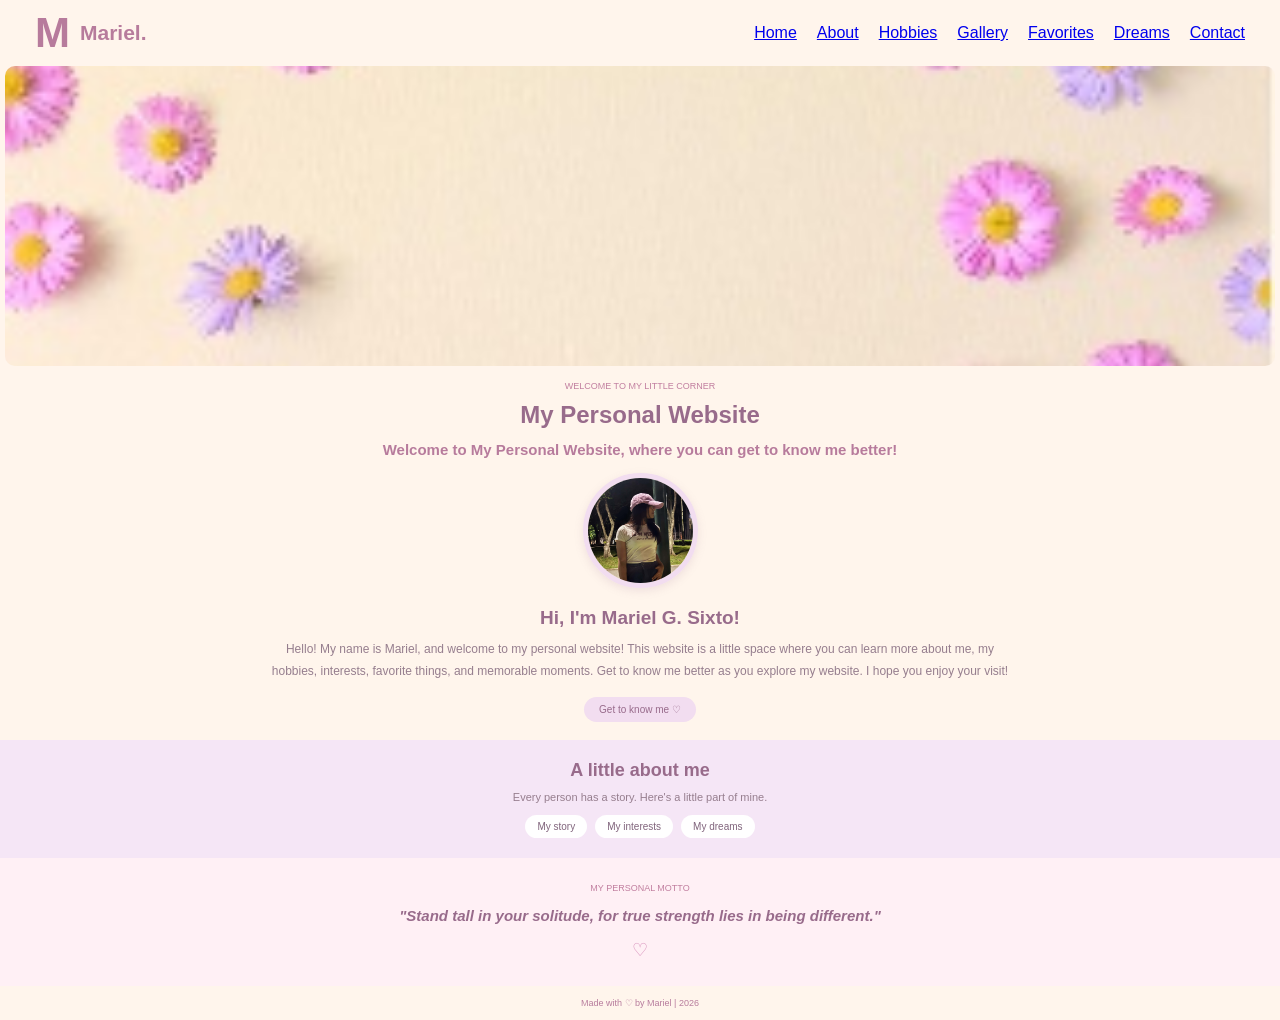
<file: index.html>
<!DOCTYPE html>
<html lang="en">
<head>
    <meta charset="UTF-8">
    <meta name="viewport" content="width=device-width, initial-scale=1.0">
    <title>Mariel | My Personal Website</title>
    <link rel="stylesheet" href="css/style.css">
</head>
<body>

    <header>
        <nav class="navbar">
            <a href="index.html" class="logo">
                <span class="logo-letter">M</span>
                <span class="logo-name">Mariel.</span>
            </a>

            <ul>
                <li><a href="index.html">Home</a></li>
                <li><a href="about.html">About</a></li>
                <li><a href="hobbies.html">Hobbies</a></li>
                <li><a href="gallery.html">Gallery</a></li>
                <li><a href="favorites.html">Favorites</a></li>
                <li><a href="dreams.html">Dreams</a></li>
                <li><a href="contact.html">Contact</a></li>
            </ul>
        </nav>
    </header>

    <main>
        <section class="banner">
            <img src="images/Banner.jpg" alt="Pink and purple flower banner">
        </section>

        <section class="welcome">
            <p class="subtitle">WELCOME TO MY LITTLE CORNER</p>

            <h1>My Personal Website</h1>

            <h2>Welcome to My Personal Website, where you can get to know me better!</h2>

            <div class="profile">
                <img src="images/Profile.jpg" alt="Photo of Mariel G. Sixto">
            </div>

            <h2 class="greeting">Hi, I'm Mariel G. Sixto!</h2>

            <p class="description">
                Hello! My name is Mariel, and welcome to my personal website!
                This website is a little space where you can learn more about me,
                my hobbies, interests, favorite things, and memorable moments.
                Get to know me better as you explore my website.
                I hope you enjoy your visit!
            </p>

            <a href="about.html" class="button">Get to know me ♡</a>
        </section>

        <section class="about-preview">
            <h2>A little about me</h2>

            <p>Every person has a story. Here's a little part of mine.</p>

            <div class="preview-links">
                <a href="about.html">My story</a>
                <a href="hobbies.html">My interests</a>
                <a href="dreams.html">My dreams</a>
            </div>
        </section>

        <section class="quote">
            <p class="quote-label">MY PERSONAL MOTTO</p>
            <h2>"Stand tall in your solitude, for true strength lies in being different."</h2>
            <span>♡</span>
        </section>
    </main>

    <footer>
        <p>Made with ♡ by Mariel | 2026</p>
    </footer>

</body>
</html>
</file>
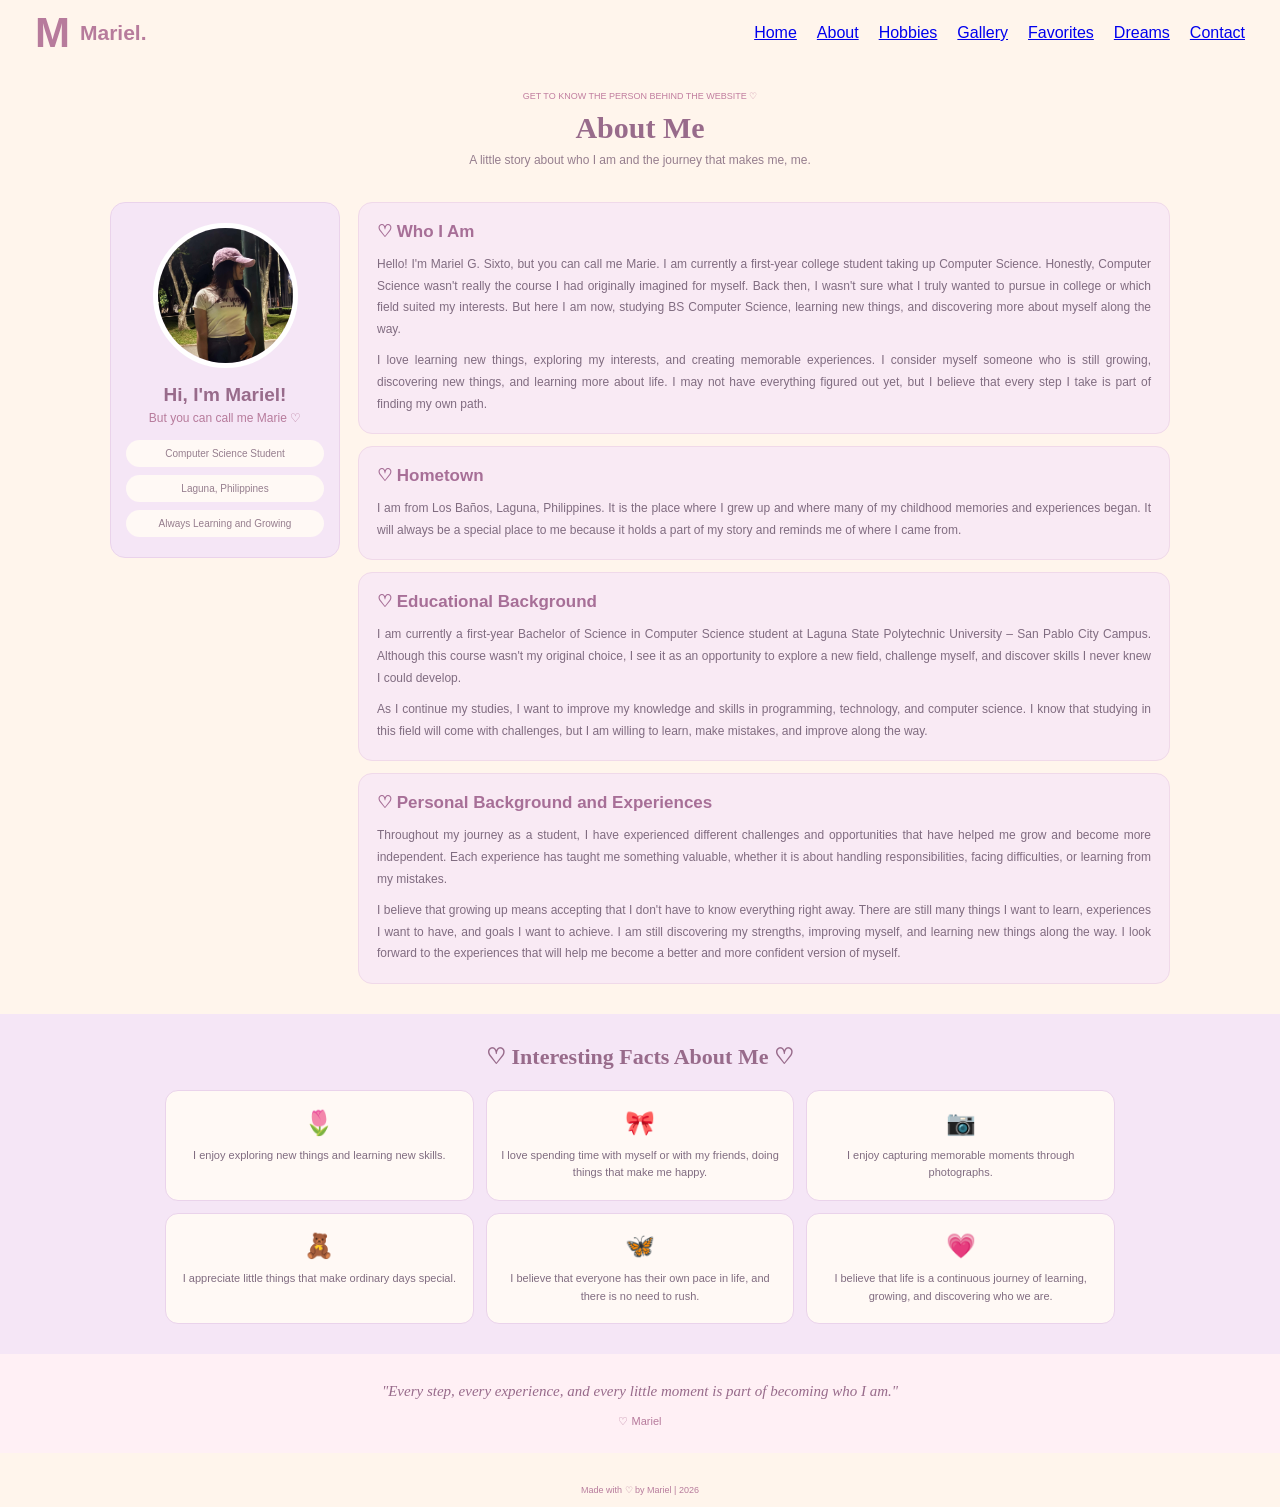
<file: about.html>
<!DOCTYPE html>
<html lang="en">
<head>
    <meta charset="UTF-8">
    <meta name="viewport" content="width=device-width, initial-scale=1.0">
    <title>About Me | Mariel</title>
    <link rel="stylesheet" href="css/style.css">
</head>
<body>

    <header>
        <nav class="navbar">
            <a href="index.html" class="logo">
                <span class="logo-letter">M</span>
                <span class="logo-name">Mariel.</span>
            </a>

            <ul>
                <li><a href="index.html">Home</a></li>
                <li><a href="about.html">About</a></li>
                <li><a href="hobbies.html">Hobbies</a></li>
                <li><a href="gallery.html">Gallery</a></li>
                <li><a href="favorites.html">Favorites</a></li>
                <li><a href="dreams.html">Dreams</a></li>
                <li><a href="contact.html">Contact</a></li>
            </ul>
        </nav>
    </header>

    <main class="about-page">

        <section class="page-heading">
            <p class="subtitle">GET TO KNOW THE PERSON BEHIND THE WEBSITE ♡</p>
            <h1>About Me</h1>
            <p>A little story about who I am and the journey that makes me, me.</p>
        </section>

        <section class="about-container">

            <div class="about-profile">
                <img src="images/Profile.jpg" alt="Mariel's Profile Picture">

                <h2>Hi, I'm Mariel!</h2>
                <p>But you can call me Marie ♡</p>

                <div class="profile-details">
                    <span>Computer Science Student</span>
                    <span>Laguna, Philippines</span>
                    <span>Always Learning and Growing</span>
                </div>
            </div>

            <div class="about-information">

                <div class="info-card">
                    <h2>♡ Who I Am</h2>
                    <p>
                        Hello! I'm Mariel G. Sixto, but you can call me Marie.
                        I am currently a first-year college student taking up
                        Computer Science. Honestly, Computer Science wasn't
                        really the course I had originally imagined for myself.
                        Back then, I wasn't sure what I truly wanted to pursue
                        in college or which field suited my interests. But here
                        I am now, studying BS Computer Science, learning new
                        things, and discovering more about myself along the way.
                    </p>
                    <p>
                        I love learning new things, exploring my interests,
                        and creating memorable experiences. I consider myself
                        someone who is still growing, discovering new things,
                        and learning more about life. I may not have everything
                        figured out yet, but I believe that every step I take
                        is part of finding my own path.
                    </p>
                </div>

                <div class="info-card">
                    <h2>♡ Hometown</h2>
                    <p>
                        I am from Los Baños, Laguna, Philippines. It is the
                        place where I grew up and where many of my childhood
                        memories and experiences began. It will always be a
                        special place to me because it holds a part of my story
                        and reminds me of where I came from.
                    </p>
                </div>

                <div class="info-card">
                    <h2>♡ Educational Background</h2>
                    <p>
                        I am currently a first-year Bachelor of Science in
                        Computer Science student at Laguna State Polytechnic
                        University – San Pablo City Campus. Although this
                        course wasn't my original choice, I see it as an
                        opportunity to explore a new field, challenge myself,
                        and discover skills I never knew I could develop.
                    </p>
                    <p>
                        As I continue my studies, I want to improve my
                        knowledge and skills in programming, technology,
                        and computer science. I know that studying in this
                        field will come with challenges, but I am willing
                        to learn, make mistakes, and improve along the way.
                    </p>
                </div>

                <div class="info-card">
                    <h2>♡ Personal Background and Experiences</h2>
                    <p>
                        Throughout my journey as a student, I have experienced
                        different challenges and opportunities that have
                        helped me grow and become more independent. Each
                        experience has taught me something valuable, whether
                        it is about handling responsibilities, facing
                        difficulties, or learning from my mistakes.
                    </p>
                    <p>
                        I believe that growing up means accepting that I
                        don't have to know everything right away. There are
                        still many things I want to learn, experiences I want
                        to have, and goals I want to achieve. I am still
                        discovering my strengths, improving myself, and
                        learning new things along the way. I look forward
                        to the experiences that will help me become a better
                        and more confident version of myself.
                    </p>
                </div>

            </div>

        </section>

        <section class="facts-section">
            <h2>♡ Interesting Facts About Me ♡</h2>

            <div class="facts-grid">

                <div class="fact-card">
                    <span>🌷</span>
                    <p>I enjoy exploring new things and learning new skills.</p>
                </div>

                <div class="fact-card">
                    <span>🎀</span>
                    <p>I love spending time with myself or with my friends, doing things that make me happy.</p>
                </div>

                <div class="fact-card">
                    <span>📷</span>
                    <p>I enjoy capturing memorable moments through photographs.</p>
                </div>

                <div class="fact-card">
                    <span>🧸</span>
                    <p>I appreciate little things that make ordinary days special.</p>
                </div>

                <div class="fact-card">
                    <span>🦋</span>
                    <p>I believe that everyone has their own pace in life, and there is no need to rush.</p>
                </div>

                <div class="fact-card">
                    <span>💗</span>
                    <p>I believe that life is a continuous journey of learning, growing, and discovering who we are.</p>
                </div>

            </div>
        </section>

        <section class="about-quote">
            <p>"Every step, every experience, and every little moment is part of becoming who I am."</p>
            <span>♡ Mariel</span>
        </section>

    </main>

    <footer>
        <p>Made with ♡ by Mariel | 2026</p>
    </footer>

</body>
</html>
</file>
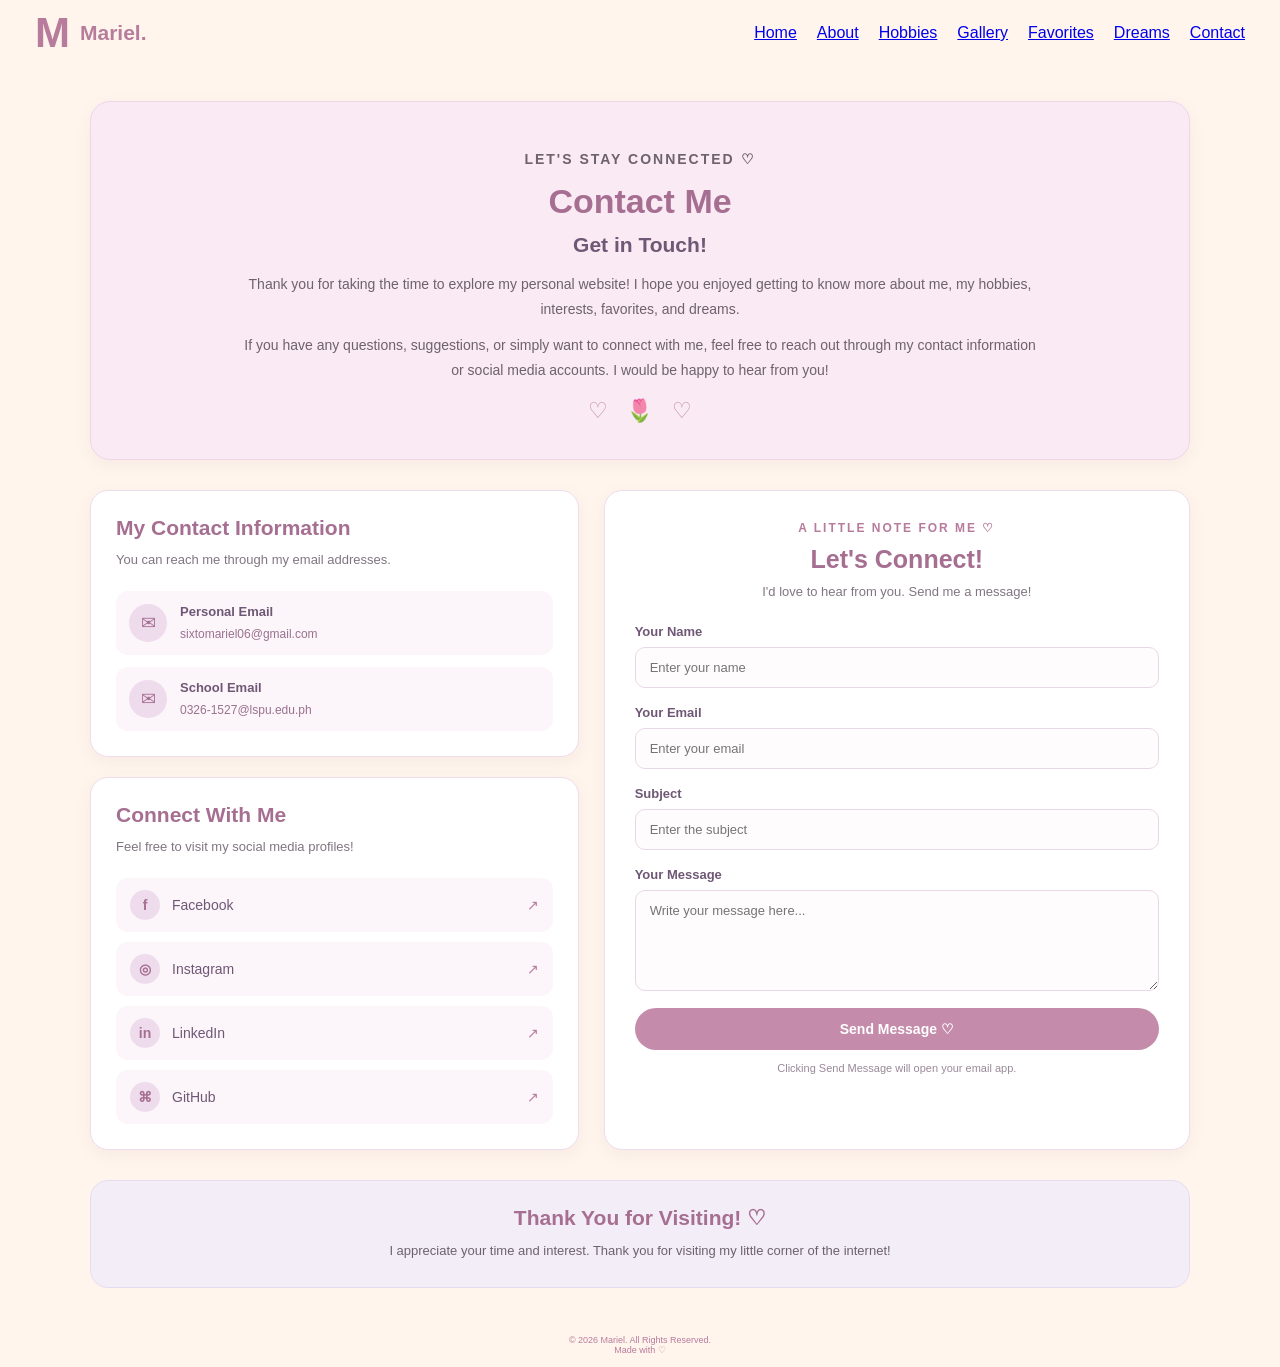
<file: contact.html>
<!DOCTYPE html>
<html lang="en">
<head>
    <meta charset="UTF-8">
    <meta name="viewport" content="width=device-width, initial-scale=1.0">
    <title>Contact Me | Mariel</title>
    <link rel="stylesheet" href="css/style.css">
</head>
<body>

    <header>
        <nav class="navbar">
            <a href="index.html" class="logo">
                <span class="logo-letter">M</span>
                <span class="logo-name">Mariel.</span>
            </a>

            <ul>
                <li><a href="index.html">Home</a></li>
                <li><a href="about.html">About</a></li>
                <li><a href="hobbies.html">Hobbies</a></li>
                <li><a href="gallery.html">Gallery</a></li>
                <li><a href="favorites.html">Favorites</a></li>
                <li><a href="dreams.html">Dreams</a></li>
                <li><a href="contact.html">Contact</a></li>
            </ul>
        </nav>
    </header>

    <main class="contact-page">

        <section class="contact-intro">
            <p class="contact-subtitle">LET'S STAY CONNECTED ♡</p>
            <h1>Contact Me</h1>
            <h2>Get in Touch!</h2>
            <p>
                Thank you for taking the time to explore my personal website!
                I hope you enjoyed getting to know more about me, my hobbies,
                interests, favorites, and dreams.
            </p>
            <p>
                If you have any questions, suggestions, or simply want to
                connect with me, feel free to reach out through my contact
                information or social media accounts. I would be happy to
                hear from you!
            </p>
            <span class="contact-decoration">♡ &nbsp; 🌷 &nbsp; ♡</span>
        </section>

        <section class="contact-content">

            <div class="contact-info">

                <div class="contact-card">
                    <h2>My Contact Information</h2>
                    <p class="contact-card-description">
                        You can reach me through my email addresses.
                    </p>

                    <div class="contact-detail">
                        <div class="contact-icon">✉</div>
                        <div>
                            <h3>Personal Email</h3>
                            <a href="mailto:sixtomariel06@gmail.com">
                                sixtomariel06@gmail.com
                            </a>
                        </div>
                    </div>

                    <div class="contact-detail">
                        <div class="contact-icon">✉</div>
                        <div>
                            <h3>School Email</h3>
                            <a href="mailto:0326-1527@lspu.edu.ph">
                                0326-1527@lspu.edu.ph
                            </a>
                        </div>
                    </div>
                </div>

                <div class="contact-card social-card">
                    <h2>Connect With Me</h2>
                    <p class="contact-card-description">
                        Feel free to visit my social media profiles!
                    </p>

                    <a class="social-link" href="https://www.facebook.com/share/1MBAGJtxKK/" target="_blank" rel="noopener noreferrer">
                        <span class="social-icon">f</span>
                        <span>Facebook</span>
                        <span class="social-arrow">↗</span>
                    </a>

                    <a class="social-link" href="https://www.instagram.com/itsmarie.nat_2008?knvt=MW45ejdxMzU4ajYyaw==" target="_blank" rel="noopener noreferrer">
                        <span class="social-icon">◎</span>
                        <span>Instagram</span>
                        <span class="social-arrow">↗</span>
                    </a>

                    <a class="social-link" href="https://www.linkedin.com/in/mariel-sixto-a4a0b9269/" target="_blank" rel="noopener noreferrer">
                        <span class="social-icon">in</span>
                        <span>LinkedIn</span>
                        <span class="social-arrow">↗</span>
                    </a>

                    <a class="social-link" href="https://github.com/sixtomariel06-ux" target="_blank" rel="noopener noreferrer">
                        <span class="social-icon">⌘</span>
                        <span>GitHub</span>
                        <span class="social-arrow">↗</span>
                    </a>
                </div>

            </div>

            <div class="contact-form-card">
                <div class="form-heading">
                    <p class="contact-subtitle">A LITTLE NOTE FOR ME ♡</p>
                    <h2>Let's Connect!</h2>
                    <p>I'd love to hear from you. Send me a message!</p>
                </div>

                <form id="contactForm">
                    <div class="form-group">
                        <label for="name">Your Name</label>
                        <input type="text" id="name" name="name" placeholder="Enter your name" required>
                    </div>

                    <div class="form-group">
                        <label for="email">Your Email</label>
                        <input type="email" id="email" name="email" placeholder="Enter your email" required>
                    </div>

                    <div class="form-group">
                        <label for="subject">Subject</label>
                        <input type="text" id="subject" name="subject" placeholder="Enter the subject" required>
                    </div>

                    <div class="form-group">
                        <label for="message">Your Message</label>
                        <textarea id="message" name="message" rows="5" placeholder="Write your message here..." required></textarea>
                    </div>

                    <button type="submit" class="contact-button">Send Message ♡</button>

                    <p class="form-note">
                        Clicking Send Message will open your email app.
                    </p>
                </form>
            </div>

        </section>

        <section class="contact-thankyou">
            <h2>Thank You for Visiting! ♡</h2>
            <p>
                I appreciate your time and interest. Thank you for visiting
                my little corner of the internet!
            </p>
        </section>

    </main>

    <footer>
        <p>© 2026 Mariel. All Rights Reserved.</p>
        <p>Made with ♡</p>
    </footer>

    <script>
        const contactForm = document.getElementById("contactForm");

        contactForm.addEventListener("submit", function(event) {
            event.preventDefault();

            const name = document.getElementById("name").value.trim();
            const email = document.getElementById("email").value.trim();
            const subject = document.getElementById("subject").value.trim();
            const message = document.getElementById("message").value.trim();

            const recipient = "sixtomariel06@gmail.com";

            const emailSubject = encodeURIComponent(subject);
            const emailBody = encodeURIComponent(
                "Name: " + name + "\n" +
                "Email: " + email + "\n\n" +
                "Message:\n" + message
            );

            const mailtoLink = "mailto:" + recipient +
                "?subject=" + emailSubject +
                "&body=" + emailBody;

            window.location.href = mailtoLink;
        });
    </script>

</body>
</html>
</file>
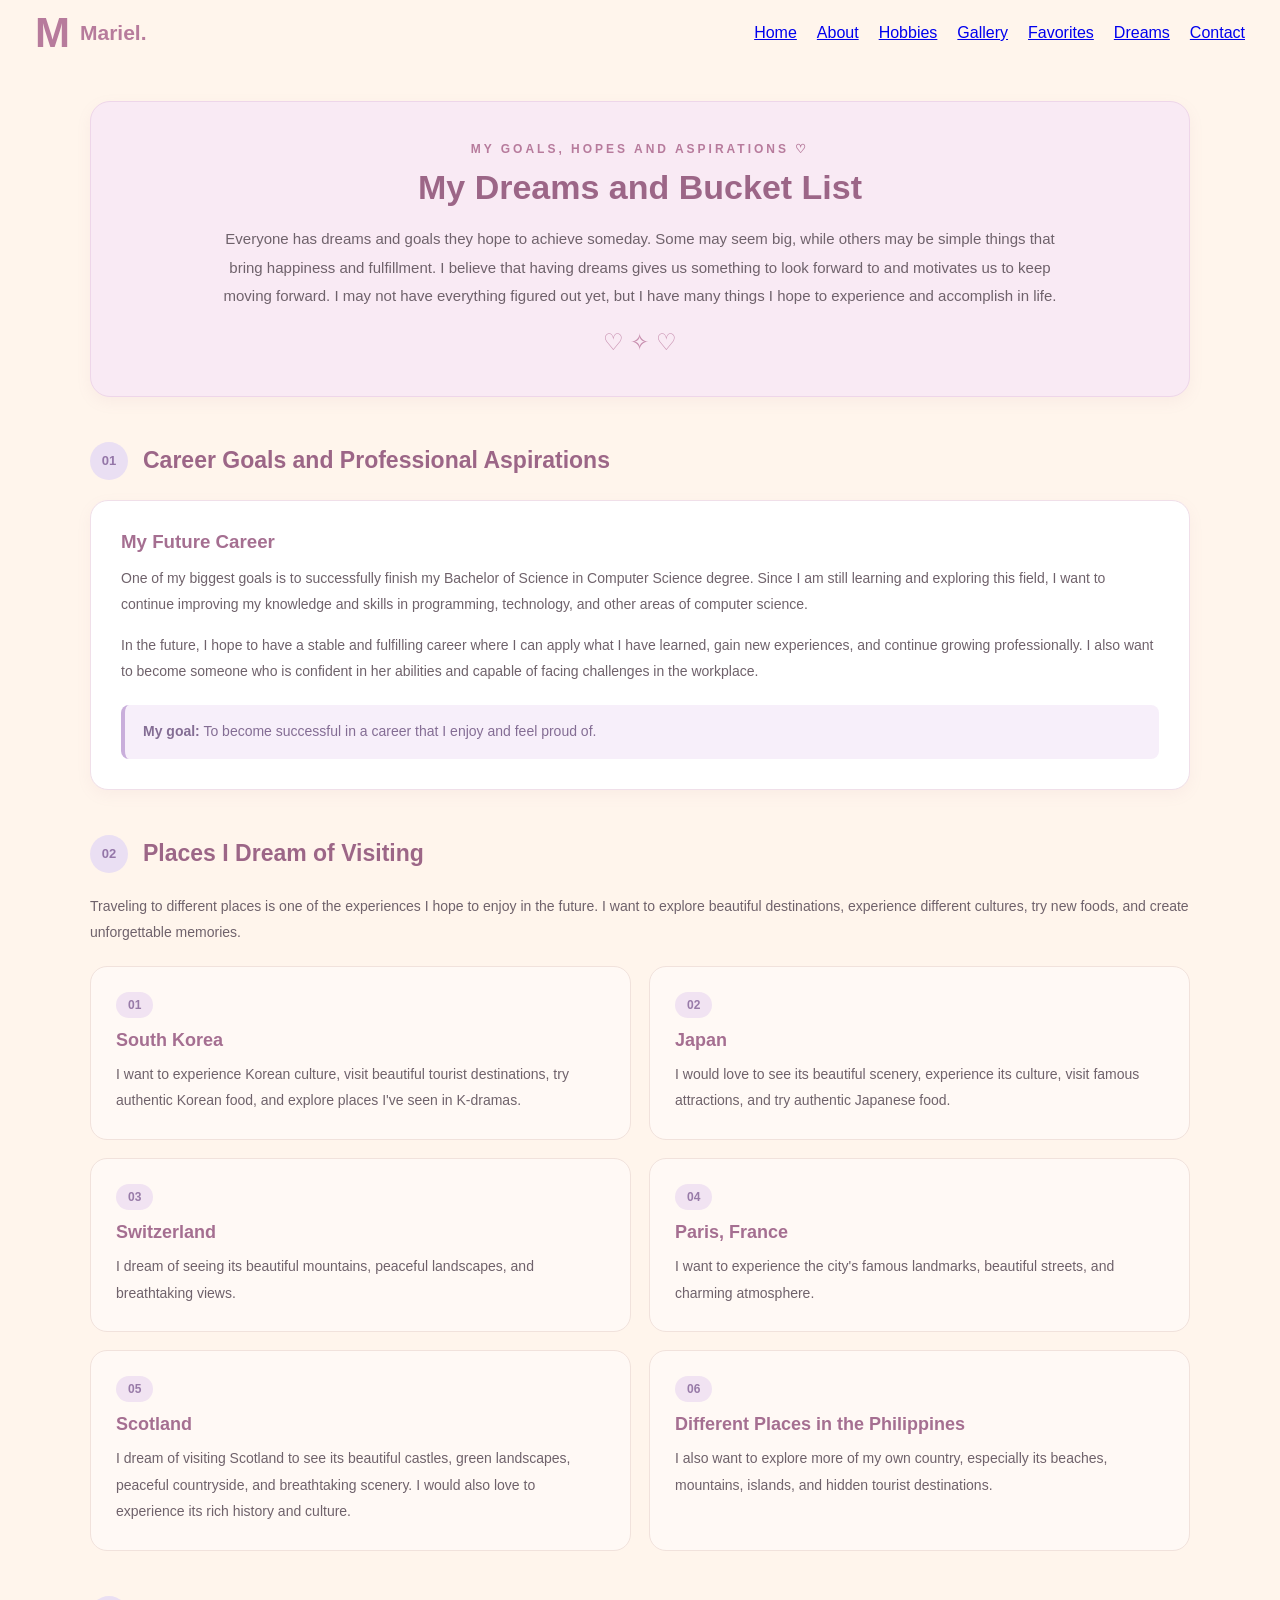
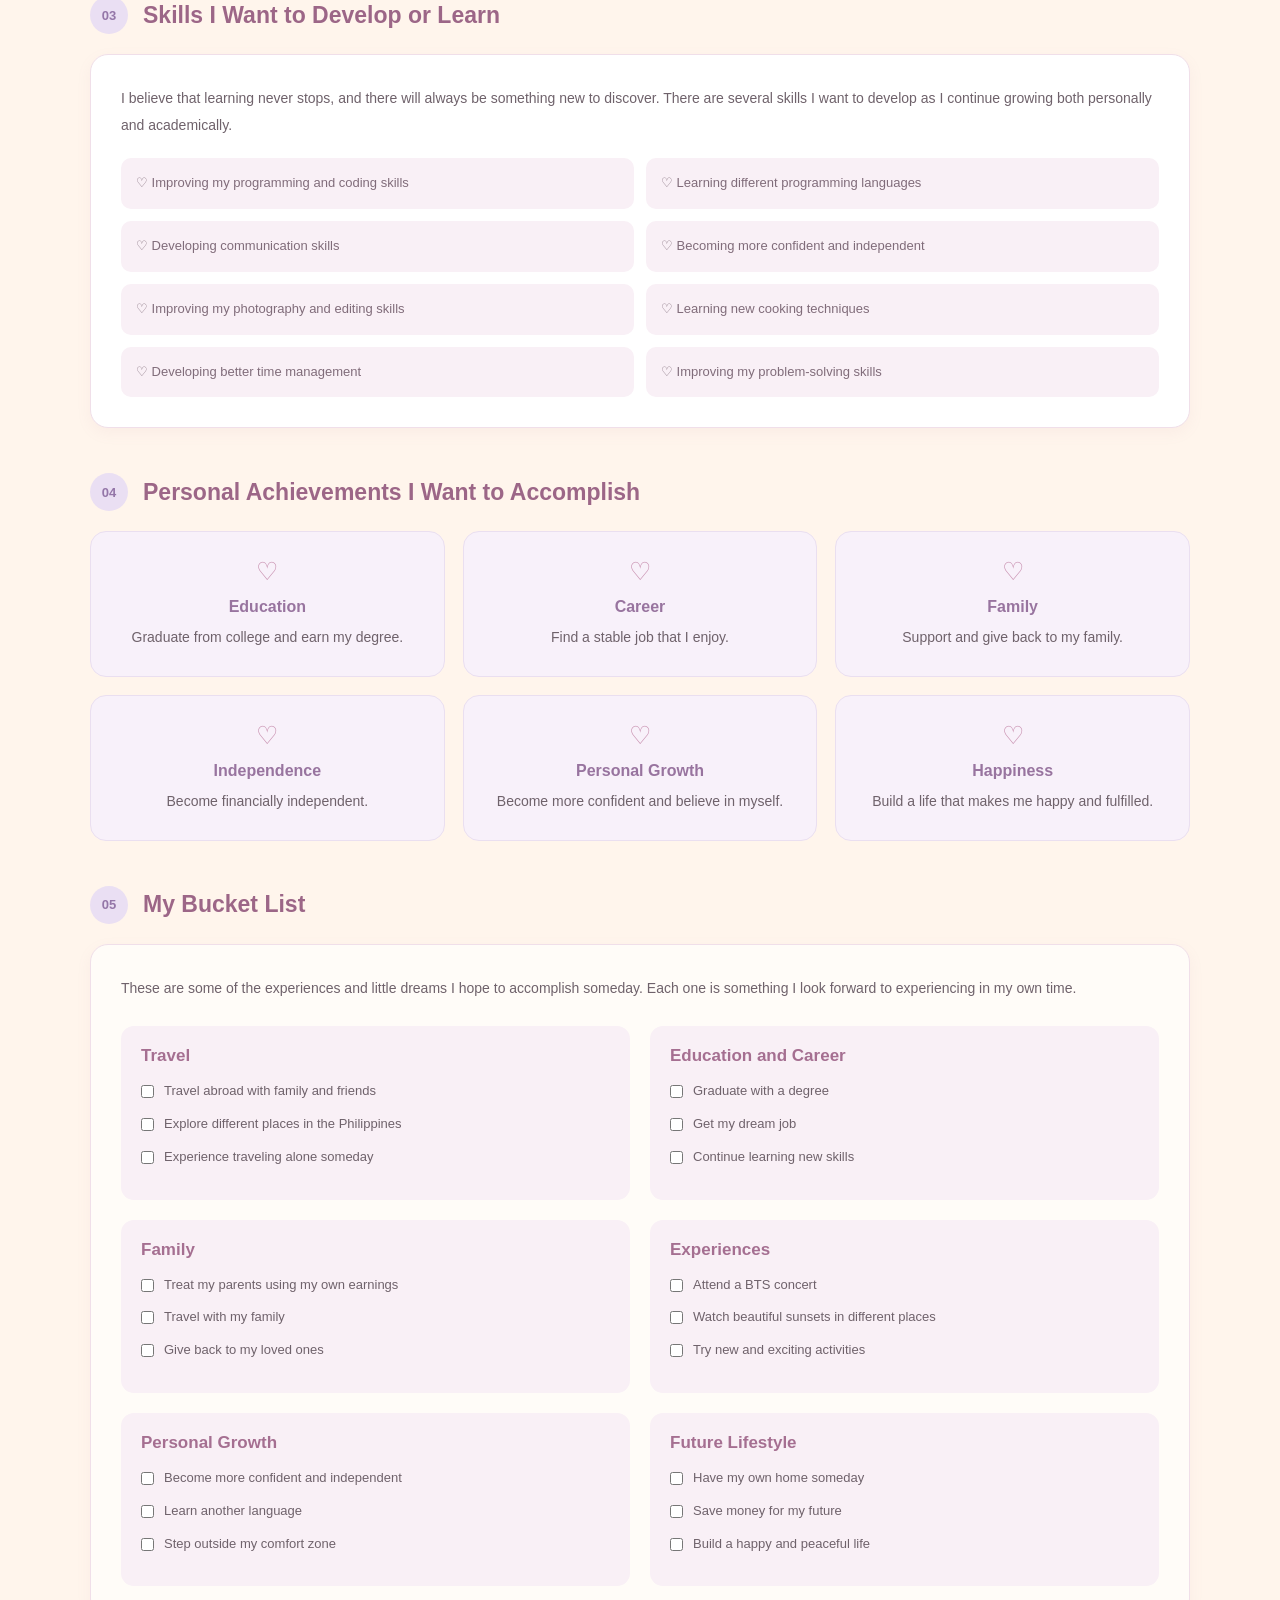
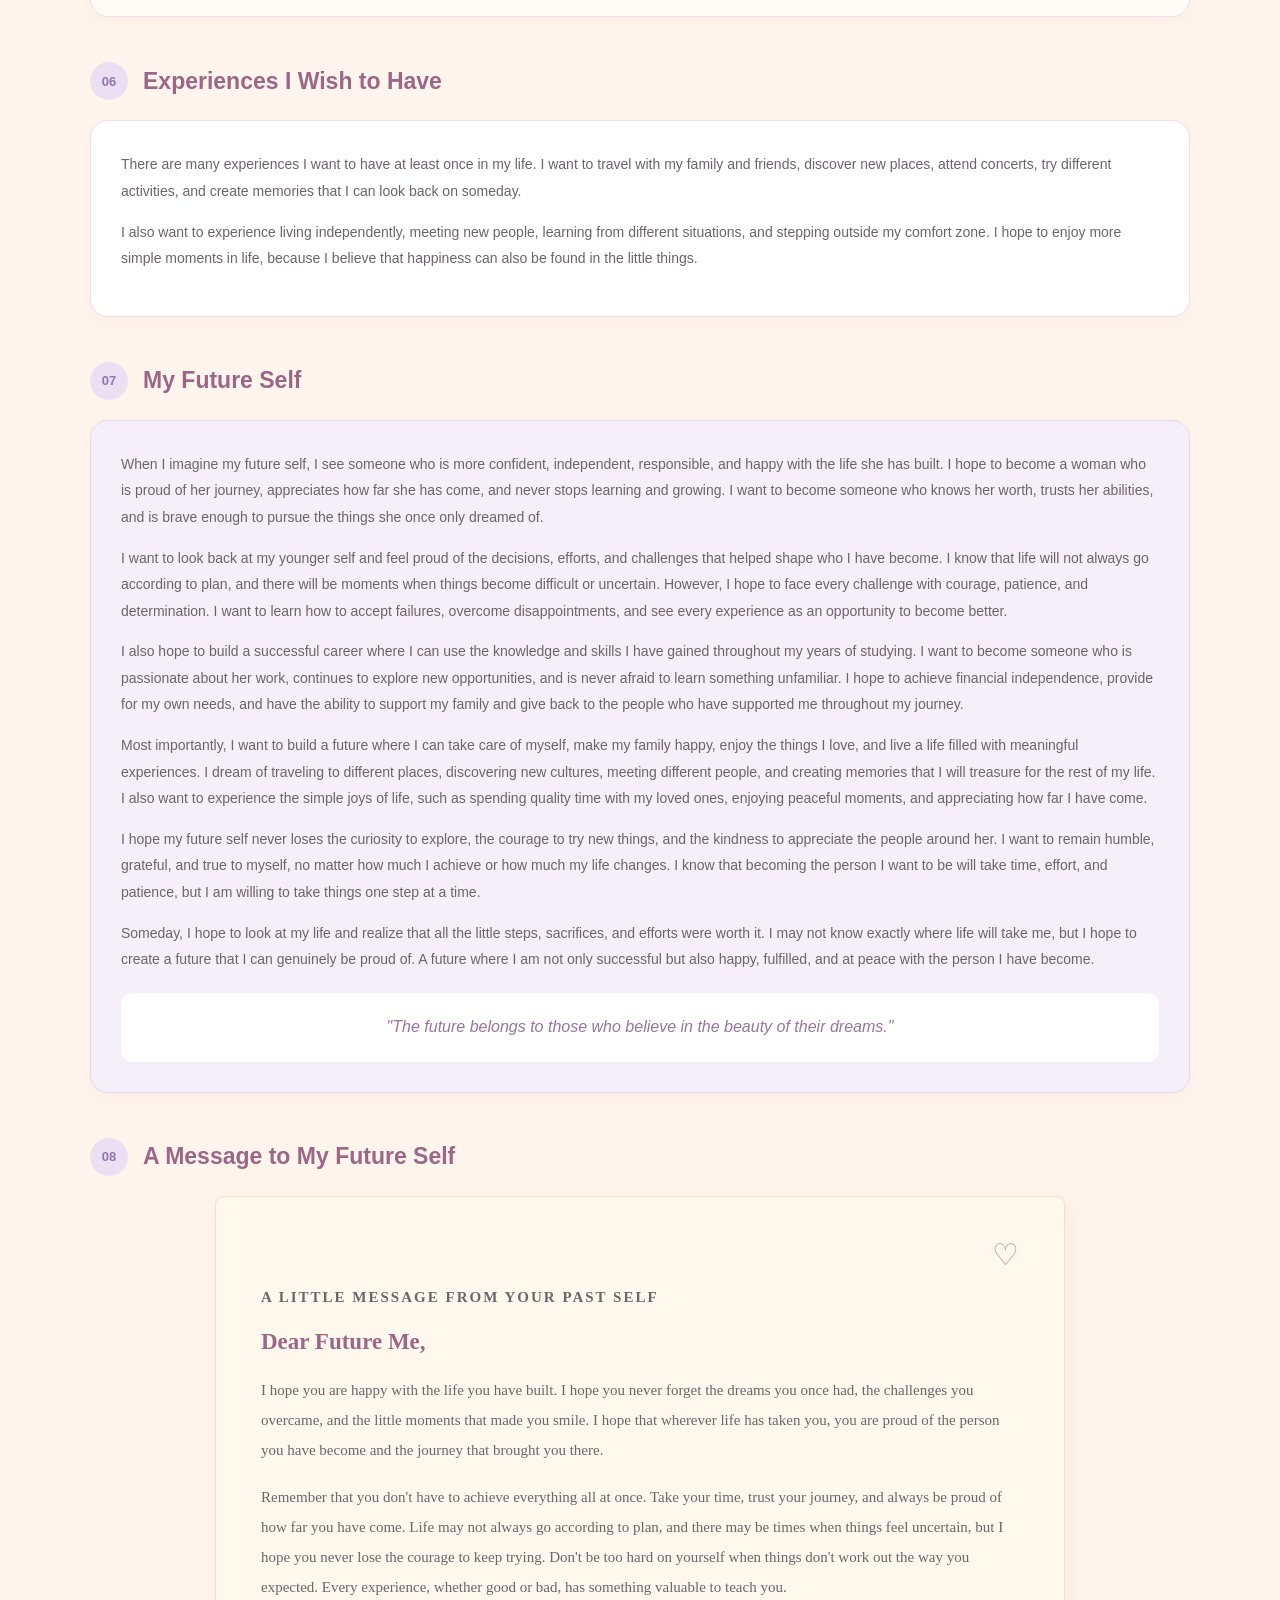
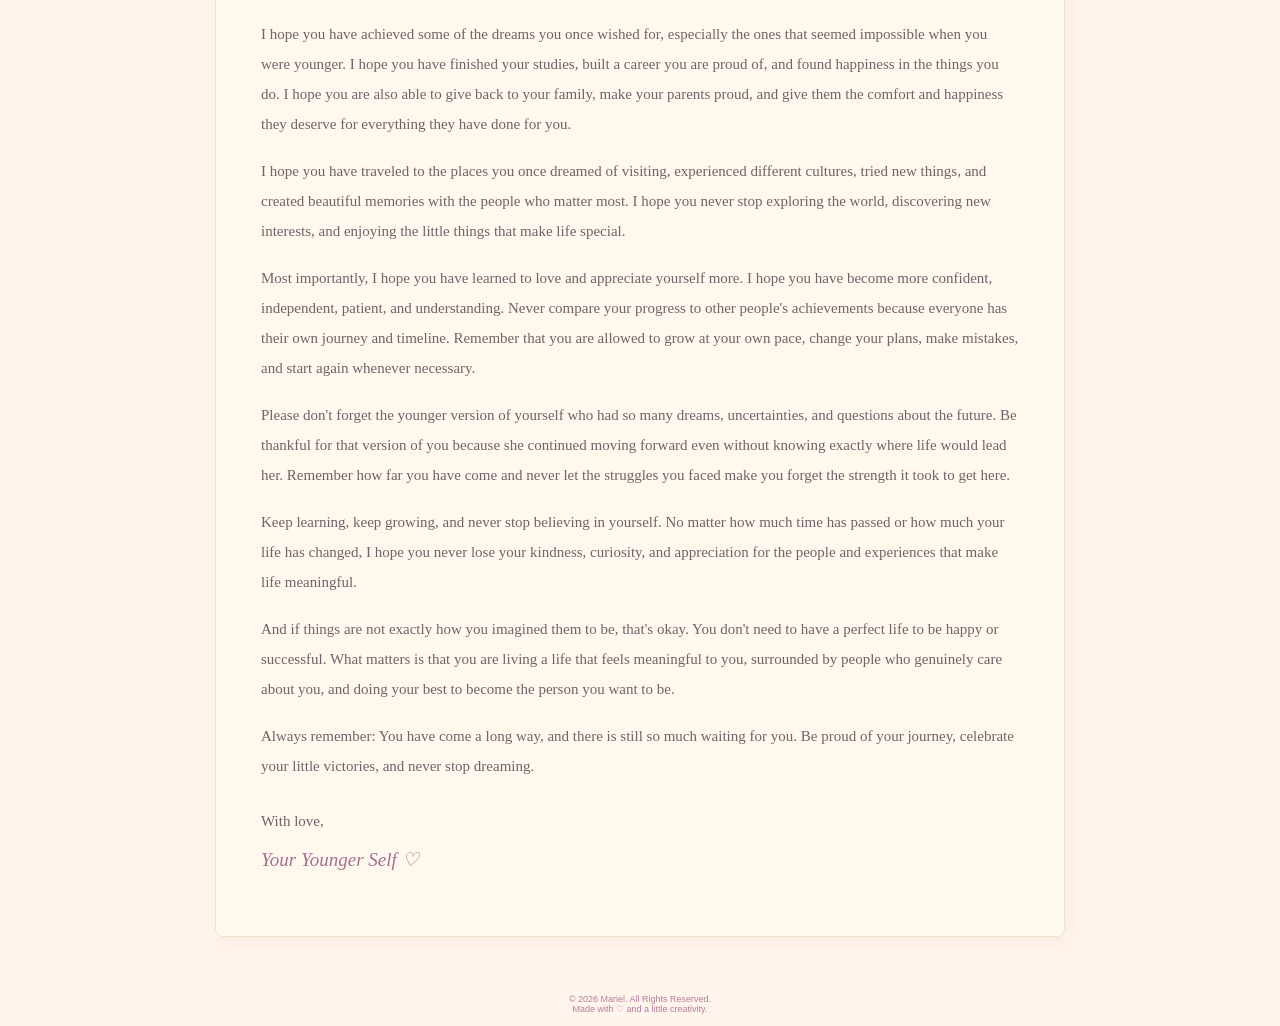
<file: dreams.html>
<!DOCTYPE html>
<html lang="en">
<head>
    <meta charset="UTF-8">
    <meta name="viewport" content="width=device-width, initial-scale=1.0">
    <title>My Dreams and Bucket List | Mariel</title>
    <link rel="stylesheet" href="css/style.css">
</head>
<body>

    <header>
        <nav class="navbar">
            <a href="index.html" class="logo">
                <span class="logo-letter">M</span>
                <span class="logo-name">Mariel.</span>
            </a>

            <ul>
                <li><a href="index.html">Home</a></li>
                <li><a href="about.html">About</a></li>
                <li><a href="hobbies.html">Hobbies</a></li>
                <li><a href="gallery.html">Gallery</a></li>
                <li><a href="favorites.html">Favorites</a></li>
                <li><a href="dreams.html">Dreams</a></li>
                <li><a href="contact.html">Contact</a></li>
            </ul>
        </nav>
    </header>

    <main class="dreams-page">

        <section class="dreams-intro">
            <p class="dreams-subtitle">MY GOALS, HOPES AND ASPIRATIONS ♡</p>
            <h1>My Dreams and Bucket List</h1>
            <p>
                Everyone has dreams and goals they hope to achieve someday.
                Some may seem big, while others may be simple things that
                bring happiness and fulfillment. I believe that having
                dreams gives us something to look forward to and motivates
                us to keep moving forward. I may not have everything figured
                out yet, but I have many things I hope to experience and
                accomplish in life.
            </p>
            <div class="dreams-decoration">♡ ✧ ♡</div>
        </section>

        <section class="dream-section">
            <div class="dream-section-heading">
                <span>01</span>
                <h2>Career Goals and Professional Aspirations</h2>
            </div>

            <div class="dream-card career-card">
                <h3>My Future Career</h3>
                <p>
                    One of my biggest goals is to successfully finish my
                    Bachelor of Science in Computer Science degree. Since
                    I am still learning and exploring this field, I want
                    to continue improving my knowledge and skills in
                    programming, technology, and other areas of computer
                    science.
                </p>
                <p>
                    In the future, I hope to have a stable and fulfilling
                    career where I can apply what I have learned, gain new
                    experiences, and continue growing professionally.
                    I also want to become someone who is confident in her
                    abilities and capable of facing challenges in the
                    workplace.
                </p>
                <div class="dream-highlight">
                    <strong>My goal:</strong> To become successful in a
                    career that I enjoy and feel proud of.
                </div>
            </div>
        </section>

        <section class="dream-section">
            <div class="dream-section-heading">
                <span>02</span>
                <h2>Places I Dream of Visiting</h2>
            </div>

            <p class="section-description">
                Traveling to different places is one of the experiences
                I hope to enjoy in the future. I want to explore beautiful
                destinations, experience different cultures, try new foods,
                and create unforgettable memories.
            </p>

            <div class="destination-grid">
                <div class="destination-card">
                    <span class="destination-number">01</span>
                    <h3>South Korea</h3>
                    <p>
                        I want to experience Korean culture, visit beautiful
                        tourist destinations, try authentic Korean food,
                        and explore places I've seen in K-dramas.
                    </p>
                </div>

                <div class="destination-card">
                    <span class="destination-number">02</span>
                    <h3>Japan</h3>
                    <p>
                        I would love to see its beautiful scenery,
                        experience its culture, visit famous attractions,
                        and try authentic Japanese food.
                    </p>
                </div>

                <div class="destination-card">
                    <span class="destination-number">03</span>
                    <h3>Switzerland</h3>
                    <p>
                        I dream of seeing its beautiful mountains,
                        peaceful landscapes, and breathtaking views.
                    </p>
                </div>

                <div class="destination-card">
                    <span class="destination-number">04</span>
                    <h3>Paris, France</h3>
                    <p>
                        I want to experience the city's famous landmarks,
                        beautiful streets, and charming atmosphere.
                    </p>
                </div>

                <div class="destination-card">
                    <span class="destination-number">05</span>
                    <h3>Scotland</h3>
                    <p>
                        I dream of visiting Scotland to see its beautiful
                        castles, green landscapes, peaceful countryside,
                        and breathtaking scenery. I would also love to
                        experience its rich history and culture.
                    </p>
                </div>

                <div class="destination-card">
                    <span class="destination-number">06</span>
                    <h3>Different Places in the Philippines</h3>
                    <p>
                        I also want to explore more of my own country,
                        especially its beaches, mountains, islands,
                        and hidden tourist destinations.
                    </p>
                </div>
            </div>
        </section>

        <section class="dream-section">
            <div class="dream-section-heading">
                <span>03</span>
                <h2>Skills I Want to Develop or Learn</h2>
            </div>

            <div class="dream-card">
                <p>
                    I believe that learning never stops, and there will
                    always be something new to discover. There are several
                    skills I want to develop as I continue growing both
                    personally and academically.
                </p>

                <div class="skills-grid">
                    <div class="skill-item">♡ Improving my programming and coding skills</div>
                    <div class="skill-item">♡ Learning different programming languages</div>
                    <div class="skill-item">♡ Developing communication skills</div>
                    <div class="skill-item">♡ Becoming more confident and independent</div>
                    <div class="skill-item">♡ Improving my photography and editing skills</div>
                    <div class="skill-item">♡ Learning new cooking techniques</div>
                    <div class="skill-item">♡ Developing better time management</div>
                    <div class="skill-item">♡ Improving my problem-solving skills</div>
                </div>
            </div>
        </section>

        <section class="dream-section">
            <div class="dream-section-heading">
                <span>04</span>
                <h2>Personal Achievements I Want to Accomplish</h2>
            </div>

            <div class="achievement-grid">
                <div class="achievement-card">
                    <span>♡</span>
                    <h3>Education</h3>
                    <p>Graduate from college and earn my degree.</p>
                </div>

                <div class="achievement-card">
                    <span>♡</span>
                    <h3>Career</h3>
                    <p>Find a stable job that I enjoy.</p>
                </div>

                <div class="achievement-card">
                    <span>♡</span>
                    <h3>Family</h3>
                    <p>Support and give back to my family.</p>
                </div>

                <div class="achievement-card">
                    <span>♡</span>
                    <h3>Independence</h3>
                    <p>Become financially independent.</p>
                </div>

                <div class="achievement-card">
                    <span>♡</span>
                    <h3>Personal Growth</h3>
                    <p>Become more confident and believe in myself.</p>
                </div>

                <div class="achievement-card">
                    <span>♡</span>
                    <h3>Happiness</h3>
                    <p>Build a life that makes me happy and fulfilled.</p>
                </div>
            </div>
        </section>

        <section class="dream-section">
            <div class="dream-section-heading">
                <span>05</span>
                <h2>My Bucket List</h2>
            </div>

            <div class="bucket-list-card">
                <p>
                    These are some of the experiences and little dreams
                    I hope to accomplish someday. Each one is something
                    I look forward to experiencing in my own time.
                </p>

                <div class="bucket-list-grid">
                    <div class="bucket-category">
                        <h3>Travel</h3>
                        <label><input type="checkbox"> Travel abroad with family and friends</label>
                        <label><input type="checkbox"> Explore different places in the Philippines</label>
                        <label><input type="checkbox"> Experience traveling alone someday</label>
                    </div>

                    <div class="bucket-category">
                        <h3>Education and Career</h3>
                        <label><input type="checkbox"> Graduate with a degree</label>
                        <label><input type="checkbox"> Get my dream job</label>
                        <label><input type="checkbox"> Continue learning new skills</label>
                    </div>

                    <div class="bucket-category">
                        <h3>Family</h3>
                        <label><input type="checkbox"> Treat my parents using my own earnings</label>
                        <label><input type="checkbox"> Travel with my family</label>
                        <label><input type="checkbox"> Give back to my loved ones</label>
                    </div>

                    <div class="bucket-category">
                        <h3>Experiences</h3>
                        <label><input type="checkbox"> Attend a BTS concert</label>
                        <label><input type="checkbox"> Watch beautiful sunsets in different places</label>
                        <label><input type="checkbox"> Try new and exciting activities</label>
                    </div>

                    <div class="bucket-category">
                        <h3>Personal Growth</h3>
                        <label><input type="checkbox"> Become more confident and independent</label>
                        <label><input type="checkbox"> Learn another language</label>
                        <label><input type="checkbox"> Step outside my comfort zone</label>
                    </div>

                    <div class="bucket-category">
                        <h3>Future Lifestyle</h3>
                        <label><input type="checkbox"> Have my own home someday</label>
                        <label><input type="checkbox"> Save money for my future</label>
                        <label><input type="checkbox"> Build a happy and peaceful life</label>
                    </div>
                </div>
            </div>
        </section>

        <section class="dream-section">
            <div class="dream-section-heading">
                <span>06</span>
                <h2>Experiences I Wish to Have</h2>
            </div>

            <div class="dream-card">
                <p>
                    There are many experiences I want to have at least once
                    in my life. I want to travel with my family and friends,
                    discover new places, attend concerts, try different
                    activities, and create memories that I can look back
                    on someday.
                </p>
                <p>
                    I also want to experience living independently, meeting
                    new people, learning from different situations, and
                    stepping outside my comfort zone. I hope to enjoy more
                    simple moments in life, because I believe that happiness
                    can also be found in the little things.
                </p>
            </div>
        </section>

        <section class="dream-section">
            <div class="dream-section-heading">
                <span>07</span>
                <h2>My Future Self</h2>
            </div>

            <div class="future-self-card">
                <p>
                    When I imagine my future self, I see someone who is
                    more confident, independent, responsible, and happy
                    with the life she has built. I hope to become a woman
                    who is proud of her journey, appreciates how far she
                    has come, and never stops learning and growing. I want
                    to become someone who knows her worth, trusts her
                    abilities, and is brave enough to pursue the things
                    she once only dreamed of.
                </p>

                <p>
                    I want to look back at my younger self and feel proud
                    of the decisions, efforts, and challenges that helped
                    shape who I have become. I know that life will not
                    always go according to plan, and there will be moments
                    when things become difficult or uncertain. However,
                    I hope to face every challenge with courage, patience,
                    and determination. I want to learn how to accept
                    failures, overcome disappointments, and see every
                    experience as an opportunity to become better.
                </p>

                <p>
                    I also hope to build a successful career where I can
                    use the knowledge and skills I have gained throughout
                    my years of studying. I want to become someone who is
                    passionate about her work, continues to explore new
                    opportunities, and is never afraid to learn something
                    unfamiliar. I hope to achieve financial independence,
                    provide for my own needs, and have the ability to
                    support my family and give back to the people who have
                    supported me throughout my journey.
                </p>

                <p>
                    Most importantly, I want to build a future where I can
                    take care of myself, make my family happy, enjoy the
                    things I love, and live a life filled with meaningful
                    experiences. I dream of traveling to different places,
                    discovering new cultures, meeting different people,
                    and creating memories that I will treasure for the
                    rest of my life. I also want to experience the simple
                    joys of life, such as spending quality time with my
                    loved ones, enjoying peaceful moments, and appreciating
                    how far I have come.
                </p>

                <p>
                    I hope my future self never loses the curiosity to
                    explore, the courage to try new things, and the kindness
                    to appreciate the people around her. I want to remain
                    humble, grateful, and true to myself, no matter how much
                    I achieve or how much my life changes. I know that
                    becoming the person I want to be will take time, effort,
                    and patience, but I am willing to take things one step
                    at a time.
                </p>

                <p>
                    Someday, I hope to look at my life and realize that all
                    the little steps, sacrifices, and efforts were worth it.
                    I may not know exactly where life will take me, but I
                    hope to create a future that I can genuinely be proud
                    of. A future where I am not only successful but also
                    happy, fulfilled, and at peace with the person I have
                    become.
                </p>

                <div class="future-quote">
                    "The future belongs to those who believe in the beauty
                    of their dreams."
                </div>
            </div>
        </section>

        <section class="dream-section">
            <div class="dream-section-heading">
                <span>08</span>
                <h2>A Message to My Future Self</h2>
            </div>

            <div class="future-letter">
                <div class="letter-decoration">♡</div>
                <p class="letter-date">A LITTLE MESSAGE FROM YOUR PAST SELF</p>
                <h3>Dear Future Me,</h3>

                <p>
                    I hope you are happy with the life you have built.
                    I hope you never forget the dreams you once had,
                    the challenges you overcame, and the little moments
                    that made you smile. I hope that wherever life has
                    taken you, you are proud of the person you have become
                    and the journey that brought you there.
                </p>

                <p>
                    Remember that you don't have to achieve everything
                    all at once. Take your time, trust your journey, and
                    always be proud of how far you have come. Life may not
                    always go according to plan, and there may be times
                    when things feel uncertain, but I hope you never lose
                    the courage to keep trying. Don't be too hard on
                    yourself when things don't work out the way you
                    expected. Every experience, whether good or bad,
                    has something valuable to teach you.
                </p>

                <p>
                    I hope you have achieved some of the dreams you once
                    wished for, especially the ones that seemed impossible
                    when you were younger. I hope you have finished your
                    studies, built a career you are proud of, and found
                    happiness in the things you do. I hope you are also
                    able to give back to your family, make your parents
                    proud, and give them the comfort and happiness they
                    deserve for everything they have done for you.
                </p>

                <p>
                    I hope you have traveled to the places you once dreamed
                    of visiting, experienced different cultures, tried new
                    things, and created beautiful memories with the people
                    who matter most. I hope you never stop exploring the
                    world, discovering new interests, and enjoying the
                    little things that make life special.
                </p>

                <p>
                    Most importantly, I hope you have learned to love and
                    appreciate yourself more. I hope you have become more
                    confident, independent, patient, and understanding.
                    Never compare your progress to other people's
                    achievements because everyone has their own journey
                    and timeline. Remember that you are allowed to grow
                    at your own pace, change your plans, make mistakes,
                    and start again whenever necessary.
                </p>

                <p>
                    Please don't forget the younger version of yourself
                    who had so many dreams, uncertainties, and questions
                    about the future. Be thankful for that version of you
                    because she continued moving forward even without
                    knowing exactly where life would lead her. Remember
                    how far you have come and never let the struggles you
                    faced make you forget the strength it took to get here.
                </p>

                <p>
                    Keep learning, keep growing, and never stop believing
                    in yourself. No matter how much time has passed or how
                    much your life has changed, I hope you never lose your
                    kindness, curiosity, and appreciation for the people
                    and experiences that make life meaningful.
                </p>

                <p>
                    And if things are not exactly how you imagined them
                    to be, that's okay. You don't need to have a perfect
                    life to be happy or successful. What matters is that
                    you are living a life that feels meaningful to you,
                    surrounded by people who genuinely care about you,
                    and doing your best to become the person you want
                    to be.
                </p>

                <p>
                    Always remember: You have come a long way, and there
                    is still so much waiting for you. Be proud of your
                    journey, celebrate your little victories, and never
                    stop dreaming.
                </p>

                <p class="letter-ending">With love,</p>
                <p class="letter-signature">Your Younger Self ♡</p>
            </div>
        </section>

    </main>

    <footer>
        <p>© 2026 Mariel. All Rights Reserved.</p>
        <p>Made with ♡ and a little creativity.</p>
    </footer>

</body>
</html>
</file>
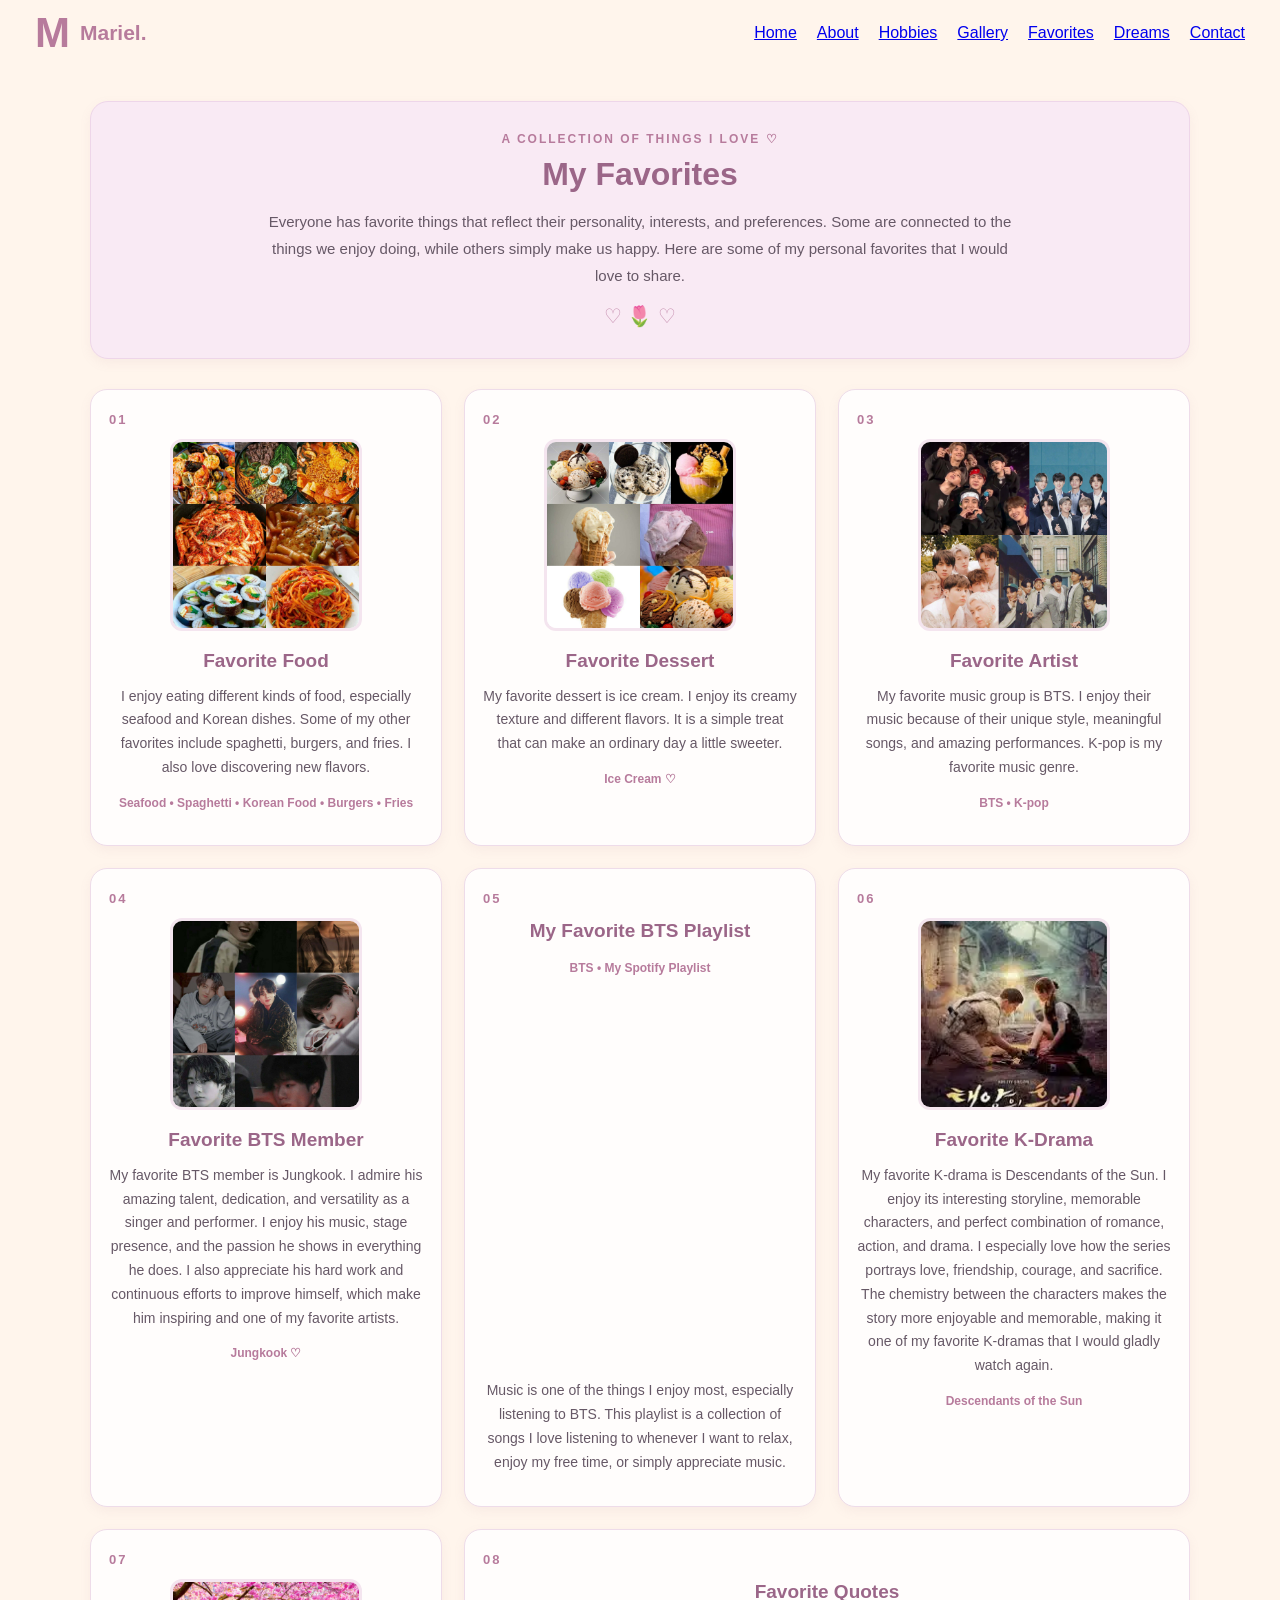
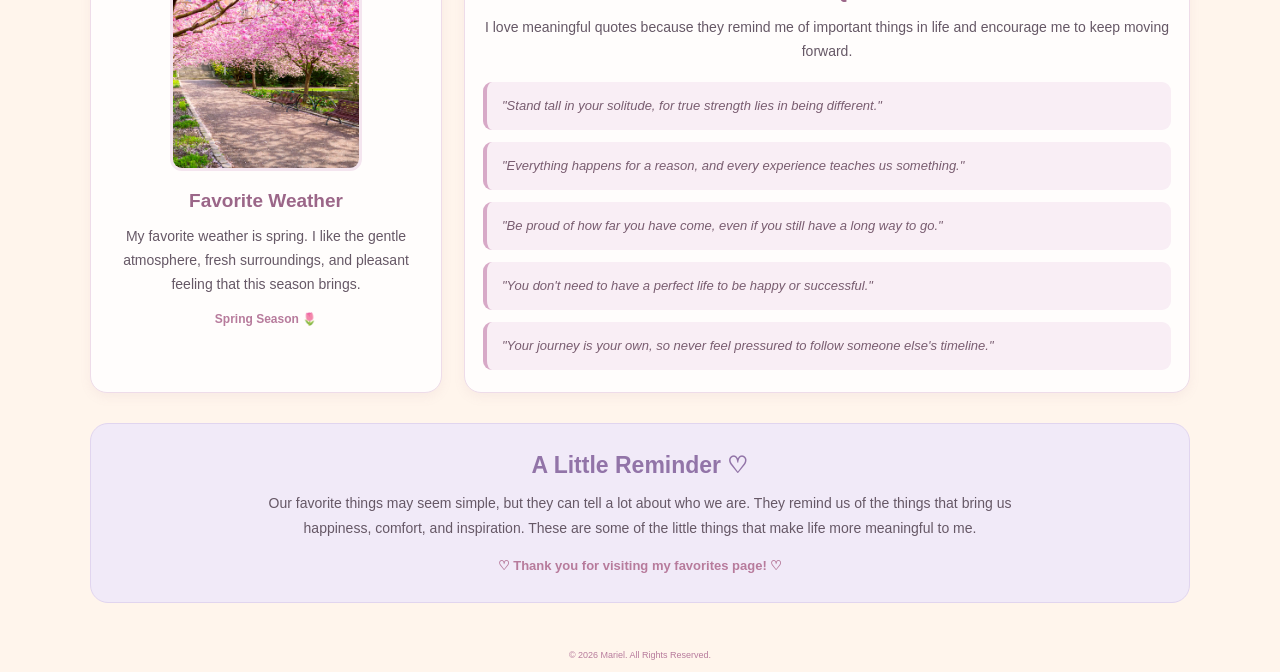
<file: favorites.html>
<!DOCTYPE html>
<html lang="en">
<head>
    <meta charset="UTF-8">
    <meta name="viewport" content="width=device-width, initial-scale=1.0">
    <title>My Favorites | Mariel</title>
    <link rel="stylesheet" href="css/style.css">
</head>
<body>

    <header>
        <nav class="navbar">
            <a href="index.html" class="logo">
                <span class="logo-letter">M</span>
                <span class="logo-name">Mariel.</span>
            </a>

            <ul>
                <li><a href="index.html">Home</a></li>
                <li><a href="about.html">About</a></li>
                <li><a href="hobbies.html">Hobbies</a></li>
                <li><a href="gallery.html">Gallery</a></li>
                <li><a href="favorites.html">Favorites</a></li>
                <li><a href="dreams.html">Dreams</a></li>
                <li><a href="contact.html">Contact</a></li>
            </ul>
        </nav>
    </header>

    <main class="favorites-page">

        <section class="favorites-intro">
            <p class="favorites-subtitle">A COLLECTION OF THINGS I LOVE ♡</p>
            <h1>My Favorites</h1>
            <p>
                Everyone has favorite things that reflect their personality,
                interests, and preferences. Some are connected to the things
                we enjoy doing, while others simply make us happy. Here are
                some of my personal favorites that I would love to share.
            </p>
            <span class="favorites-decoration">♡ 🌷 ♡</span>
        </section>

        <section class="favorites-grid">

            <article class="favorite-card">
                <span class="favorite-number">01</span>
                <img src="images/FavoriteFood.jpg" alt="Favorite Food">
                <h2>Favorite Food</h2>
                <p>
                    I enjoy eating different kinds of food, especially
                    seafood and Korean dishes. Some of my other favorites
                    include spaghetti, burgers, and fries. I also love
                    discovering new flavors.
                </p>
                <p class="favorite-caption">Seafood • Spaghetti • Korean Food • Burgers • Fries</p>
            </article>

            <article class="favorite-card">
                <span class="favorite-number">02</span>
                <img src="images/FavoriteDessert.jpg" alt="Favorite Dessert">
                <h2>Favorite Dessert</h2>
                <p>
                    My favorite dessert is ice cream. I enjoy its creamy
                    texture and different flavors. It is a simple treat
                    that can make an ordinary day a little sweeter.
                </p>
                <p class="favorite-caption">Ice Cream ♡</p>
            </article>

            <article class="favorite-card">
                <span class="favorite-number">03</span>
                <img src="images/FavoriteArtist.jpg" alt="BTS">
                <h2>Favorite Artist</h2>
                <p>
                    My favorite music group is BTS. I enjoy their music
                    because of their unique style, meaningful songs,
                    and amazing performances. K-pop is my favorite
                    music genre.
                </p>
                <p class="favorite-caption">BTS • K-pop</p>
            </article>

            <article class="favorite-card">
                <span class="favorite-number">04</span>
                <img src="images/FavoriteBTSMember.jpg" alt="Favorite BTS Member">
                <h2>Favorite BTS Member</h2>
                <p>
                    My favorite BTS member is Jungkook.
                    I admire his amazing talent, dedication,
                    and versatility as a singer and performer.
                    I enjoy his music, stage presence, and the
                    passion he shows in everything he does.
                    I also appreciate his hard work and continuous
                    efforts to improve himself, which make him
                    inspiring and one of my favorite artists.
                </p>
                <p class="favorite-caption">Jungkook ♡</p>
            </article>

            <article class="favorite-card favorite-song-card">
                <span class="favorite-number">05</span>

                <div class="song-heading">
                    <h2>My Favorite BTS Playlist</h2>
                    <p class="favorite-caption">BTS • My Spotify Playlist</p>
                </div>

                <div class="spotify-player">
                    <iframe
                        data-testid="embed-iframe"
                        style="border-radius:12px"
                        src="https://open.spotify.com/embed/album/43wFM1HquliY3iwKWzPN4y?utm_source=generator&si=5bee2d1b62c44843"
                        width="100%"
                        height="352"
                        frameborder="0"
                        allowfullscreen=""
                        allow="autoplay; clipboard-write; encrypted-media; fullscreen; picture-in-picture"
                        loading="lazy">
                    </iframe>
                </div>

                <p>
                    Music is one of the things I enjoy most, especially
                    listening to BTS. This playlist is a collection of
                    songs I love listening to whenever I want to relax,
                    enjoy my free time, or simply appreciate music.
                </p>
            </article>

            <article class="favorite-card">
                <span class="favorite-number">06</span>
                <img src="images/FavoriteKDrama.jpg" alt="Descendants of the Sun">
                <h2>Favorite K-Drama</h2>
                <p>
                    My favorite K-drama is Descendants of the Sun.
                    I enjoy its interesting storyline, memorable
                    characters, and perfect combination of romance,
                    action, and drama. I especially love how the series
                    portrays love, friendship, courage, and sacrifice.
                    The chemistry between the characters makes the story
                    more enjoyable and memorable, making it one of my
                    favorite K-dramas that I would gladly watch again.
                </p>
                <p class="favorite-caption">Descendants of the Sun</p>
            </article>

            <article class="favorite-card">
                <span class="favorite-number">07</span>
                <img src="images/FavoriteWeather.jpg" alt="Spring Weather">
                <h2>Favorite Weather</h2>
                <p>
                    My favorite weather is spring. I like the gentle
                    atmosphere, fresh surroundings, and pleasant feeling
                    that this season brings.
                </p>
                <p class="favorite-caption">Spring Season 🌷</p>
            </article>

            <article class="favorite-card favorite-quotes-card">
                <span class="favorite-number">08</span>
                <h2>Favorite Quotes</h2>
                <p>
                    I love meaningful quotes because they remind me
                    of important things in life and encourage me
                    to keep moving forward.
                </p>

                <div class="quotes-list">
                    <blockquote>
                        "Stand tall in your solitude, for true strength lies in being different."
                    </blockquote>
                    <blockquote>
                        "Everything happens for a reason, and every experience teaches us something."
                    </blockquote>
                    <blockquote>
                        "Be proud of how far you have come, even if you still have a long way to go."
                    </blockquote>
                    <blockquote>
                        "You don't need to have a perfect life to be happy or successful."
                    </blockquote>
                    <blockquote>
                        "Your journey is your own, so never feel pressured to follow someone else's timeline."
                    </blockquote>
                </div>
            </article>

        </section>

        <section class="favorites-reminder">
            <h2>A Little Reminder ♡</h2>
            <p>
                Our favorite things may seem simple, but they can tell a lot
                about who we are. They remind us of the things that bring
                us happiness, comfort, and inspiration. These are some of
                the little things that make life more meaningful to me.
            </p>
            <span>♡ Thank you for visiting my favorites page! ♡</span>
        </section>

    </main>

    <footer>
        <p>© 2026 Mariel. All Rights Reserved.</p>
    </footer>

</body>
</html>
</file>
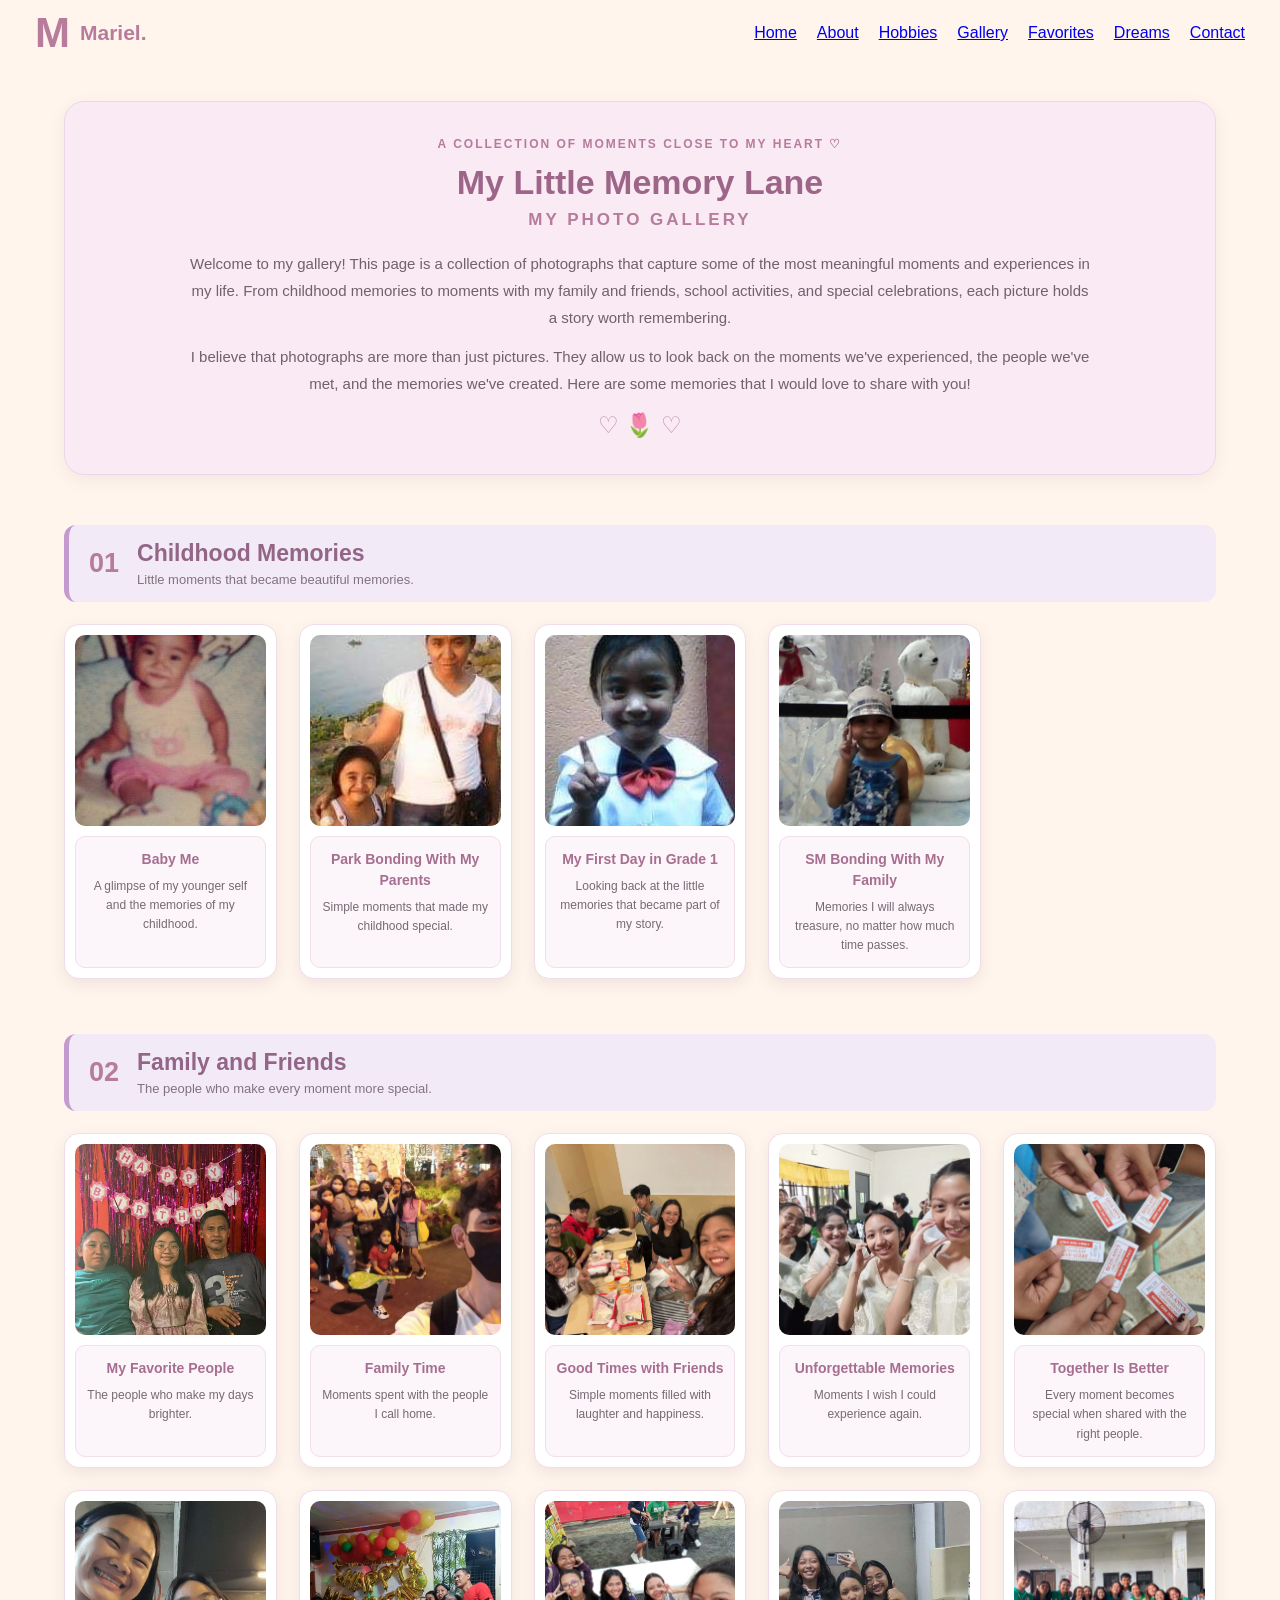
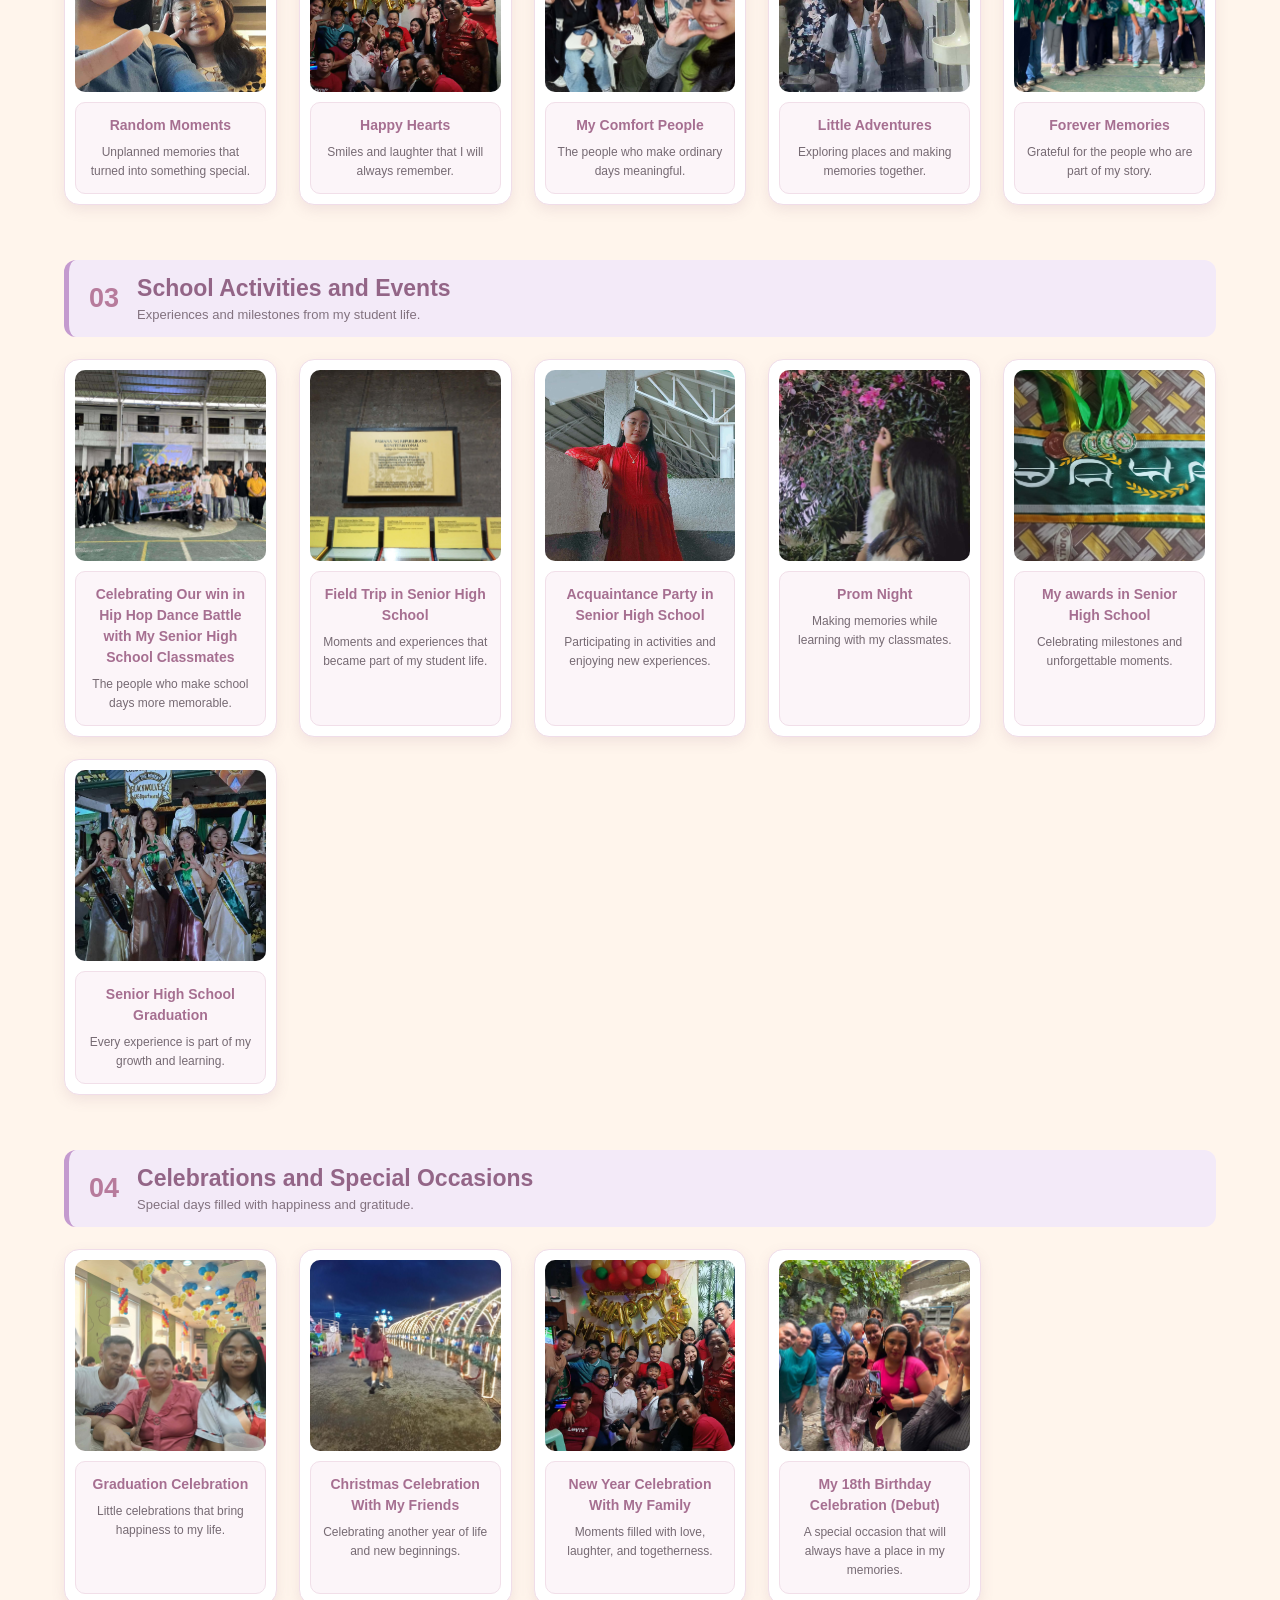
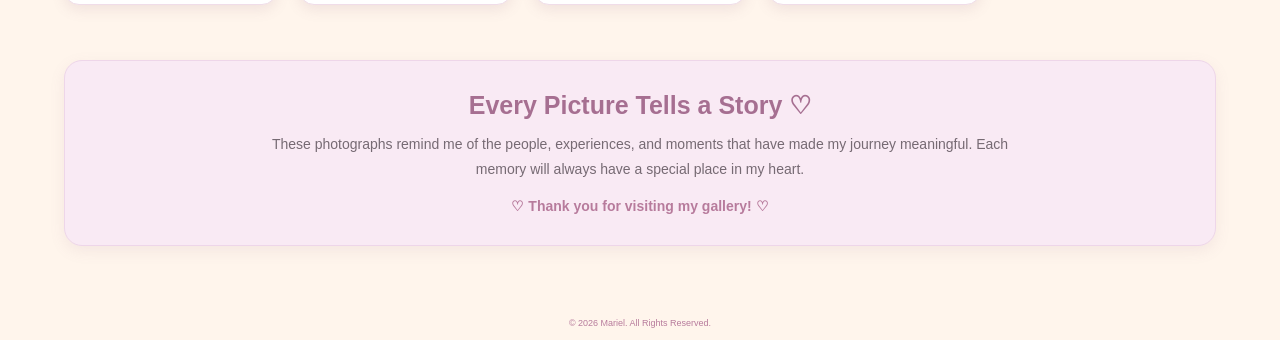
<file: gallery.html>
<!DOCTYPE html>
<html lang="en">
<head>
    <meta charset="UTF-8">
    <meta name="viewport" content="width=device-width, initial-scale=1.0">
    <title>My Gallery | Mariel</title>
    <link rel="stylesheet" href="css/style.css">
</head>
<body>

    <header>
        <nav class="navbar">
            <a href="index.html" class="logo">
                <span class="logo-letter">M</span>
                <span class="logo-name">Mariel.</span>
            </a>

            <ul>
                <li><a href="index.html">Home</a></li>
                <li><a href="about.html">About</a></li>
                <li><a href="hobbies.html">Hobbies</a></li>
                <li><a href="gallery.html">Gallery</a></li>
                <li><a href="favorites.html">Favorites</a></li>
                <li><a href="dreams.html">Dreams</a></li>
                <li><a href="contact.html">Contact</a></li>
            </ul>
        </nav>
    </header>

    <main class="gallery-page">

        <section class="gallery-intro">
            <p class="gallery-subtitle">A COLLECTION OF MOMENTS CLOSE TO MY HEART ♡</p>
            <h1>My Little Memory Lane</h1>
            <h2>My Photo Gallery</h2>
            <p>
                Welcome to my gallery! This page is a collection of photographs
                that capture some of the most meaningful moments and experiences
                in my life. From childhood memories to moments with my family
                and friends, school activities, and special celebrations, each
                picture holds a story worth remembering.
            </p>
            <p>
                I believe that photographs are more than just pictures. They
                allow us to look back on the moments we've experienced, the
                people we've met, and the memories we've created. Here are some
                memories that I would love to share with you!
            </p>
            <div class="gallery-decoration">♡ 🌷 ♡</div>
        </section>

        <section class="gallery-category">
            <div class="category-heading">
                <span>01</span>
                <div>
                    <h2>Childhood Memories</h2>
                    <p>Little moments that became beautiful memories.</p>
                </div>
            </div>

            <div class="gallery-grid">
                <article class="photo-card">
                    <img src="images/Childhood1.jpg" alt="Baby Me">
                    <div class="photo-caption">
                        <h3>Baby Me</h3>
                        <p>A glimpse of my younger self and the memories of my childhood.</p>
                    </div>
                </article>

                <article class="photo-card">
                    <img src="images/Childhood2.jpg" alt="Park Bonding With My Parents">
                    <div class="photo-caption">
                        <h3>Park Bonding With My Parents</h3>
                        <p>Simple moments that made my childhood special.</p>
                    </div>
                </article>

                <article class="photo-card">
                    <img src="images/Childhood3.jpg" alt="My First Day in Grade 1">
                    <div class="photo-caption">
                        <h3>My First Day in Grade 1</h3>
                        <p>Looking back at the little memories that became part of my story.</p>
                    </div>
                </article>

                <article class="photo-card">
                    <img src="images/Childhood4.jpg" alt="SM Bonding With My Family">
                    <div class="photo-caption">
                        <h3>SM Bonding With My Family</h3>
                        <p>Memories I will always treasure, no matter how much time passes.</p>
                    </div>
                </article>
            </div>
        </section>

        <section class="gallery-category">
            <div class="category-heading">
                <span>02</span>
                <div>
                    <h2>Family and Friends</h2>
                    <p>The people who make every moment more special.</p>
                </div>
            </div>

            <div class="gallery-grid">
                <article class="photo-card">
                    <img src="images/FamAndFriends1.jpg" alt="My Favorite People">
                    <div class="photo-caption">
                        <h3>My Favorite People</h3>
                        <p>The people who make my days brighter.</p>
                    </div>
                </article>

                <article class="photo-card">
                    <img src="images/FamAndFriends2.jpg" alt="Family Time">
                    <div class="photo-caption">
                        <h3>Family Time</h3>
                        <p>Moments spent with the people I call home.</p>
                    </div>
                </article>

                <article class="photo-card">
                    <img src="images/FamAndFriends3.jpg" alt="Good Times with Friends">
                    <div class="photo-caption">
                        <h3>Good Times with Friends</h3>
                        <p>Simple moments filled with laughter and happiness.</p>
                    </div>
                </article>

                <article class="photo-card">
                    <img src="images/FamAndFriends4.jpg" alt="Unforgettable Memories">
                    <div class="photo-caption">
                        <h3>Unforgettable Memories</h3>
                        <p>Moments I wish I could experience again.</p>
                    </div>
                </article>

                <article class="photo-card">
                    <img src="images/FamAndFriends5.jpg" alt="Together Is Better">
                    <div class="photo-caption">
                        <h3>Together Is Better</h3>
                        <p>Every moment becomes special when shared with the right people.</p>
                    </div>
                </article>

                <article class="photo-card">
                    <img src="images/FamAndFriends6.jpg" alt="Random Moments">
                    <div class="photo-caption">
                        <h3>Random Moments</h3>
                        <p>Unplanned memories that turned into something special.</p>
                    </div>
                </article>

                <article class="photo-card">
                    <img src="images/FamAndFriends7.jpg" alt="Happy Hearts">
                    <div class="photo-caption">
                        <h3>Happy Hearts</h3>
                        <p>Smiles and laughter that I will always remember.</p>
                    </div>
                </article>

                <article class="photo-card">
                    <img src="images/FamAndFriends8.jpg" alt="My Comfort People">
                    <div class="photo-caption">
                        <h3>My Comfort People</h3>
                        <p>The people who make ordinary days meaningful.</p>
                    </div>
                </article>

                <article class="photo-card">
                    <img src="images/FamAndFriends9.jpg" alt="Little Adventures">
                    <div class="photo-caption">
                        <h3>Little Adventures</h3>
                        <p>Exploring places and making memories together.</p>
                    </div>
                </article>

                <article class="photo-card">
                    <img src="images/FamAndFriends10.jpg" alt="Forever Memories">
                    <div class="photo-caption">
                        <h3>Forever Memories</h3>
                        <p>Grateful for the people who are part of my story.</p>
                    </div>
                </article>
            </div>
        </section>

        <section class="gallery-category">
            <div class="category-heading">
                <span>03</span>
                <div>
                    <h2>School Activities and Events</h2>
                    <p>Experiences and milestones from my student life.</p>
                </div>
            </div>

            <div class="gallery-grid">
                <article class="photo-card">
                    <img src="images/School1.jpg" alt="Hip Hop Dance Battle">
                    <div class="photo-caption">
                        <h3>Celebrating Our win in Hip Hop Dance Battle with My Senior High School Classmates</h3>
                        <p>The people who make school days more memorable.</p>
                    </div>
                </article>

                <article class="photo-card">
                    <img src="images/School2.jpg" alt="Field Trip in Senior High School">
                    <div class="photo-caption">
                        <h3>Field Trip in Senior High School</h3>
                        <p>Moments and experiences that became part of my student life.</p>
                    </div>
                </article>

                <article class="photo-card">
                    <img src="images/School3.jpg" alt="Acquaintance Party in Senior High School">
                    <div class="photo-caption">
                        <h3>Acquaintance Party in Senior High School</h3>
                        <p>Participating in activities and enjoying new experiences.</p>
                    </div>
                </article>

                <article class="photo-card">
                    <img src="images/School4.jpg" alt="Prom Night">
                    <div class="photo-caption">
                        <h3>Prom Night</h3>
                        <p>Making memories while learning with my classmates.</p>
                    </div>
                </article>

                <article class="photo-card">
                    <img src="images/School5.jpg" alt="My awards in Senior High School">
                    <div class="photo-caption">
                        <h3>My awards in Senior High School</h3>
                        <p>Celebrating milestones and unforgettable moments.</p>
                    </div>
                </article>

                <article class="photo-card">
                    <img src="images/School6.jpg" alt="Senior High School Graduation">
                    <div class="photo-caption">
                        <h3>Senior High School Graduation</h3>
                        <p>Every experience is part of my growth and learning.</p>
                    </div>
                </article>
            </div>
        </section>

        <section class="gallery-category">
            <div class="category-heading">
                <span>04</span>
                <div>
                    <h2>Celebrations and Special Occasions</h2>
                    <p>Special days filled with happiness and gratitude.</p>
                </div>
            </div>

            <div class="gallery-grid">
                <article class="photo-card">
                    <img src="images/Celebration1.jpg" alt="Graduation Celebration">
                    <div class="photo-caption">
                        <h3>Graduation Celebration</h3>
                        <p>Little celebrations that bring happiness to my life.</p>
                    </div>
                </article>

                <article class="photo-card">
                    <img src="images/Celebration2.jpg" alt="Christmas Celebration With My Friends">
                    <div class="photo-caption">
                        <h3>Christmas Celebration With My Friends</h3>
                        <p>Celebrating another year of life and new beginnings.</p>
                    </div>
                </article>

                <article class="photo-card">
                    <img src="images/Celebration3.jpg" alt="New Year Celebration With My Family">
                    <div class="photo-caption">
                        <h3>New Year Celebration With My Family</h3>
                        <p>Moments filled with love, laughter, and togetherness.</p>
                    </div>
                </article>

                <article class="photo-card">
                    <img src="images/Celebration4.jpg" alt="My 18th Birthday Celebration">
                    <div class="photo-caption">
                        <h3>My 18th Birthday Celebration (Debut)</h3>
                        <p>A special occasion that will always have a place in my memories.</p>
                    </div>
                </article>
            </div>
        </section>

        <section class="gallery-ending">
            <h2>Every Picture Tells a Story ♡</h2>
            <p>
                These photographs remind me of the people, experiences, and
                moments that have made my journey meaningful. Each memory
                will always have a special place in my heart.
            </p>
            <span>♡ Thank you for visiting my gallery! ♡</span>
        </section>

    </main>

    <footer>
        <p>© 2026 Mariel. All Rights Reserved.</p>
    </footer>

</body>
</html>
</file>
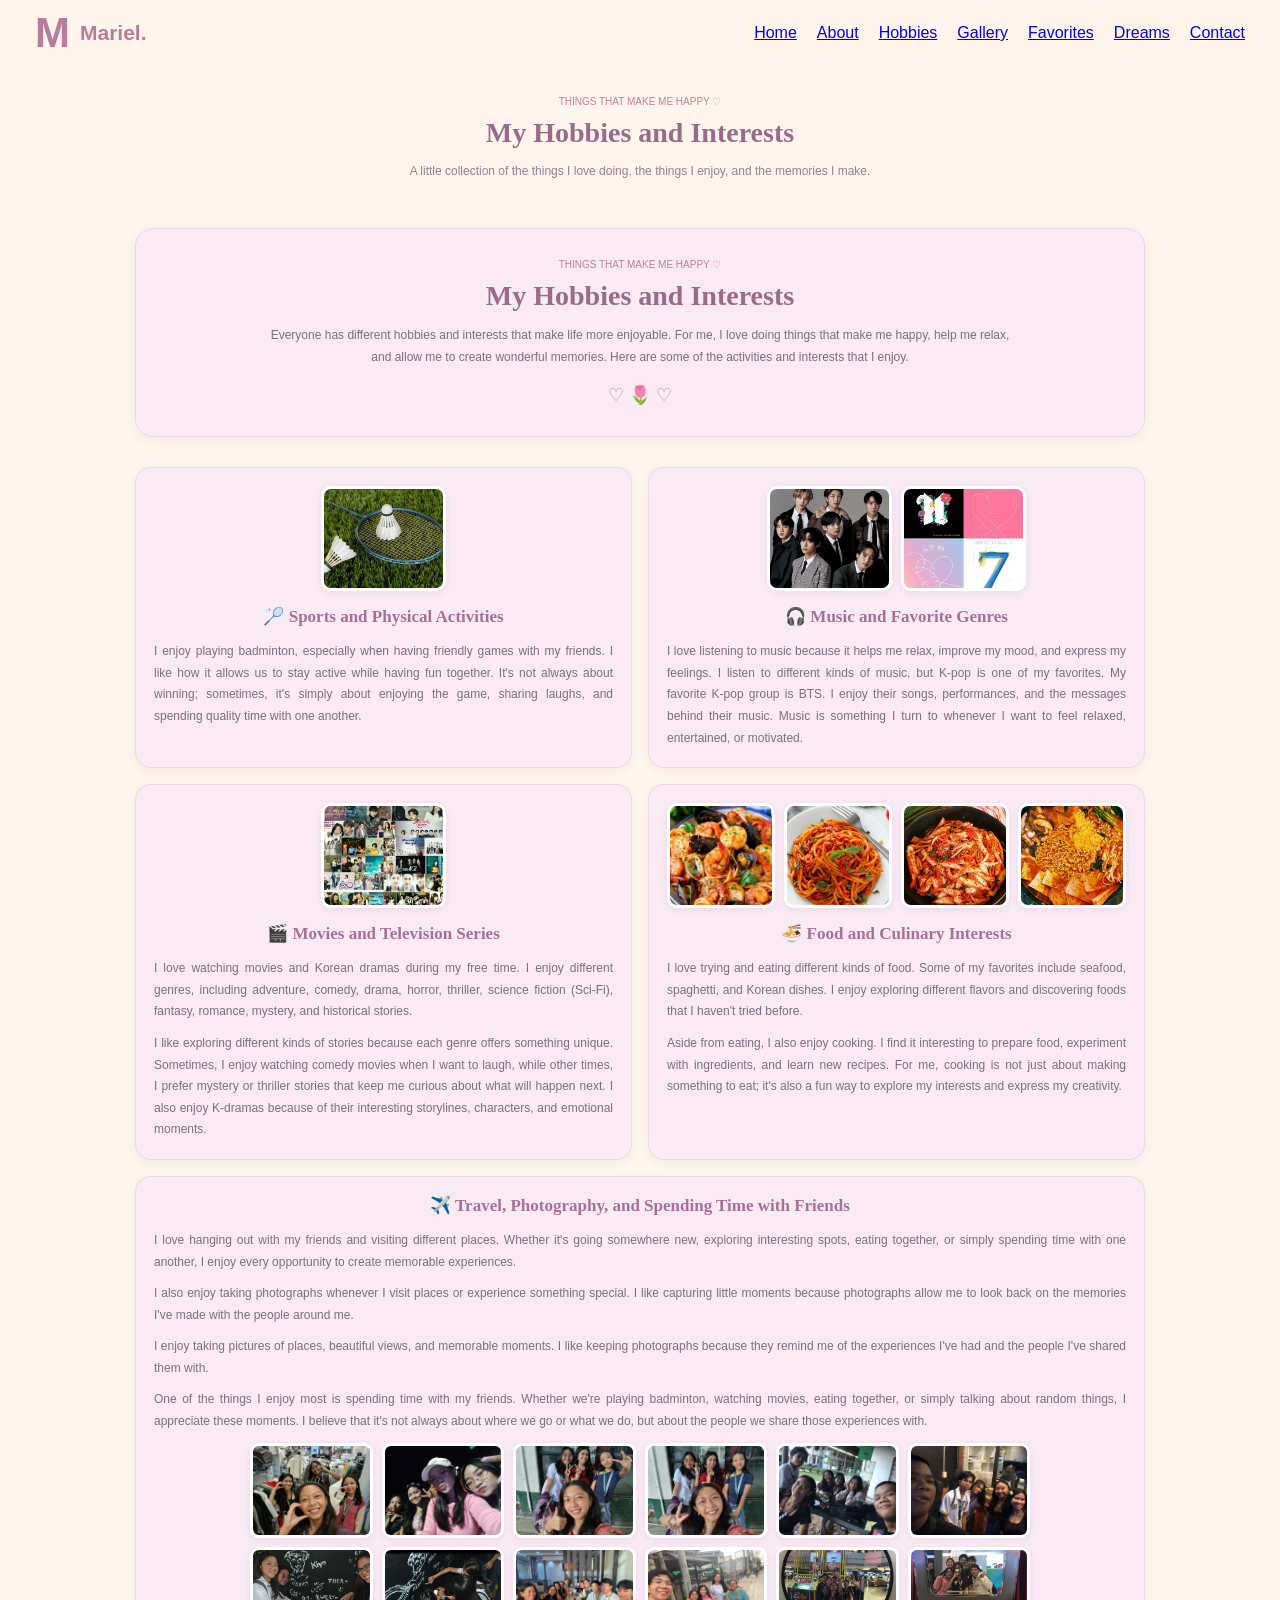
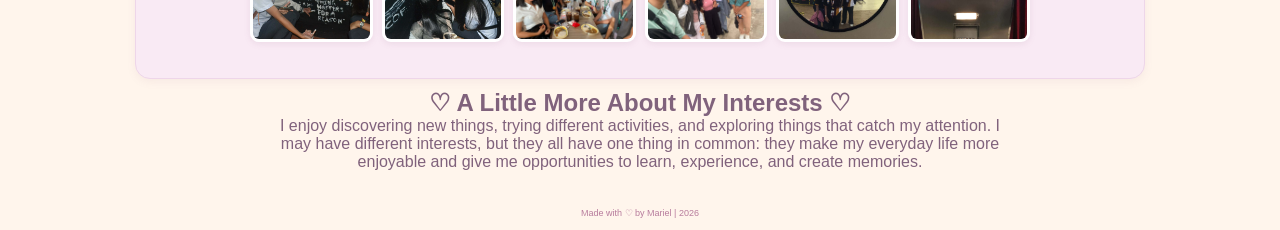
<file: hobbies.html>
<!DOCTYPE html>
<html lang="en">
<head>
    <meta charset="UTF-8">
    <meta name="viewport" content="width=device-width, initial-scale=1.0">
    <title>My Hobbies and Interests | Mariel</title>
    <link rel="stylesheet" href="css/style.css">
</head>
<body>

    <header>
        <nav class="navbar">
            <a href="index.html" class="logo">
                <span class="logo-letter">M</span>
                <span class="logo-name">Mariel.</span>
            </a>

            <ul>
                <li><a href="index.html">Home</a></li>
                <li><a href="about.html">About</a></li>
                <li><a href="hobbies.html">Hobbies</a></li>
                <li><a href="gallery.html">Gallery</a></li>
                <li><a href="favorites.html">Favorites</a></li>
                <li><a href="dreams.html">Dreams</a></li>
                <li><a href="contact.html">Contact</a></li>
            </ul>
        </nav>
    </header>

    <main class="hobbies-page">

        <section class="hobbies-heading">
            <p class="hobbies-subtitle">THINGS THAT MAKE ME HAPPY ♡</p>
            <h1>My Hobbies and Interests</h1>
            <p>
                A little collection of the things I love doing,
                the things I enjoy, and the memories I make.
            </p>
        </section>
    
        <section class="hobbies-intro-card">
            <p class="hobbies-subtitle">THINGS THAT MAKE ME HAPPY ♡</p>

            <h1>My Hobbies and Interests</h1>

            <p>
                Everyone has different hobbies and interests that make life
                more enjoyable. For me, I love doing things that make me happy,
                help me relax, and allow me to create wonderful memories.
                Here are some of the activities and interests that I enjoy.
            </p>

             <div class="intro-decoration">♡ 🌷 ♡</div>
        </section>

        <section class="hobbies-grid">

            <div class="hobby-card">
                <div class="hobby-images">
                    <img src="images/Sports.jpg" alt="Playing badminton">
                </div>

                <h2>🏸 Sports and Physical Activities</h2>

                <p>
                    I enjoy playing badminton, especially when having friendly
                    games with my friends. I like how it allows us to stay
                    active while having fun together. It's not always about
                    winning; sometimes, it's simply about enjoying the game,
                    sharing laughs, and spending quality time with one another.
                </p>
            </div>

            <div class="hobby-card">
                <div class="hobby-images">
                    <img src="images/Music1.jpg" alt="Headphones and music">
                    <img src="images/Music2.jpg" alt="Music and BTS">
                </div>

                <h2>🎧 Music and Favorite Genres</h2>

                <p>
                    I love listening to music because it helps me relax,
                    improve my mood, and express my feelings. I listen to
                    different kinds of music, but K-pop is one of my favorites.
                    My favorite K-pop group is BTS. I enjoy their songs,
                    performances, and the messages behind their music.
                    Music is something I turn to whenever I want to feel
                    relaxed, entertained, or motivated.
                </p>
            </div>

            <div class="hobby-card">
                <div class="hobby-images">
                    <img src="images/Movies.jpg" alt="Watching movies">
                </div>

                <h2>🎬 Movies and Television Series</h2>

                <p>
                    I love watching movies and Korean dramas during my free
                    time. I enjoy different genres, including adventure,
                    comedy, drama, horror, thriller, science fiction (Sci-Fi),
                    fantasy, romance, mystery, and historical stories.
                </p>

                <p>
                    I like exploring different kinds of stories because each
                    genre offers something unique. Sometimes, I enjoy watching
                    comedy movies when I want to laugh, while other times,
                    I prefer mystery or thriller stories that keep me curious
                    about what will happen next. I also enjoy K-dramas because
                    of their interesting storylines, characters, and emotional
                    moments.
                </p>
            </div>

            <div class="hobby-card">
                <div class="hobby-images">
                    <img src="images/Food1.jpg" alt="Favorite seafood">
                    <img src="images/Food2.jpg" alt="Favorite spaghetti">
                    <img src="images/Food3.jpg" alt="Favorite Korean food">
                    <img src="images/Food4.jpg" alt="Favorite food">
                </div>

                <h2>🍜 Food and Culinary Interests</h2>

                <p>
                    I love trying and eating different kinds of food.
                    Some of my favorites include seafood, spaghetti,
                    and Korean dishes. I enjoy exploring different flavors
                    and discovering foods that I haven't tried before.
                </p>

                <p>
                    Aside from eating, I also enjoy cooking. I find it
                    interesting to prepare food, experiment with ingredients,
                    and learn new recipes. For me, cooking is not just about
                    making something to eat; it's also a fun way to explore
                    my interests and express my creativity.
                </p>
            </div>

            <div class="hobby-card group-card">

                <h2>✈️ Travel, Photography, and Spending Time with Friends</h2>

                <p>
                    I love hanging out with my friends and visiting different
                    places. Whether it's going somewhere new, exploring
                    interesting spots, eating together, or simply spending
                    time with one another, I enjoy every opportunity to
                    create memorable experiences.
                </p>

                <p>
                    I also enjoy taking photographs whenever I visit places
                    or experience something special. I like capturing little
                    moments because photographs allow me to look back on
                    the memories I've made with the people around me.
                </p>

                <p>
                    I enjoy taking pictures of places, beautiful views,
                    and memorable moments. I like keeping photographs
                    because they remind me of the experiences I've had
                    and the people I've shared them with.
                </p>

                <p>
                    One of the things I enjoy most is spending time with
                    my friends. Whether we're playing badminton, watching
                    movies, eating together, or simply talking about random
                    things, I appreciate these moments. I believe that it's
                    not always about where we go or what we do, but about
                    the people we share those experiences with.
                </p>

                <div class="group-photo-grid">
                    <img src="images/GroupPhoto1.jpg" alt="Memory 1">
                    <img src="images/GroupPhoto2.jpg" alt="Memory 2">
                    <img src="images/GroupPhoto3.jpg" alt="Memory 3">
                    <img src="images/GroupPhoto4.jpg" alt="Memory 4">
                    <img src="images/GroupPhoto5.jpg" alt="Memory 5">
                    <img src="images/GroupPhoto6.jpg" alt="Memory 6">
                    <img src="images/GroupPhoto7.jpg" alt="Memory 7">
                    <img src="images/GroupPhoto8.jpg" alt="Memory 8">
                    <img src="images/GroupPhoto9.jpg" alt="Memory 9">
                    <img src="images/GroupPhoto10.jpg" alt="Memory 10">
                    <img src="images/GroupPhoto11.jpg" alt="Memory 11">
                    <img src="images/GroupPhoto12.jpg" alt="Memory 12">
                </div>

            </div>

        </section>

        <section class="more-interests">
            <h2>♡ A Little More About My Interests ♡</h2>

            <p>
                I enjoy discovering new things, trying different activities,
                and exploring things that catch my attention. I may have
                different interests, but they all have one thing in common:
                they make my everyday life more enjoyable and give me
                opportunities to learn, experience, and create memories.
            </p>
        </section>

    </main>

    <footer>
        <p>Made with ♡ by Mariel | 2026</p>
    </footer>

</body>
</html>
</file>
<file: css/style.css>
/* HOME PAGE */
* {
    margin: 0;
    padding: 0;
    box-sizing: border-box;
}

body {
    background-color: #FFF5EC;
    color: #80627C;
    font-family: Arial, sans-serif;
}

header {
    width: 100%;
    background-color: #FFF5EC;
}

.navbar {
    width: 100%;
    display: flex;
    align-items: center;
    justify-content: space-between;
    padding: 12px 35px;
    box-sizing: border-box;
}

.logo {
    display: flex;
    align-items: center;
    gap: 10px;
    margin-right: auto;
    text-decoration: none;
    flex-shrink: 0;
}

.logo-letter {
    font-size: 42px;
    font-weight: bold;
    color: #B77B9C;
    line-height: 1;
}

.logo-name {
    font-size: 21px;
    font-weight: bold;
    color: #B77B9C;
}

.navbar ul {
    display: flex;
    align-items: center;
    gap: 20px;
    list-style: none;
    margin: 0;
    padding: 0;
}

@media (max-width: 850px) {
    .navbar {
        flex-wrap: wrap;
        gap: 12px;
    }

    .navbar ul {
        flex-wrap: wrap;
        gap: 12px;
    }
}

.banner {
    width: 100%;
    padding: 0 5px;
}

.banner img {
    display: block;
    width: 100%;
    height: 300px;
    object-fit: cover;
    border-radius: 10px;
}

.welcome {
    text-align: center;
    padding: 15px 20px 18px;
}

.subtitle {
    color: #C17E9F;
    font-size: 9px;
    margin-bottom: 10px;
}

.welcome h1 {
    color: #986B8B;
    font-size: 24px;
    margin-bottom: 12px;
}

.welcome h2 {
    color: #B77B9C;
    font-size: 15px;
    margin-bottom: 12px;
}

.profile {
    margin: 15px auto;
}

.profile img {
    width: 115px;
    height: 115px;
    object-fit: cover;
    border-radius: 50%;
    border: 5px solid #F2DDF0;
    box-shadow: 0 3px 10px rgba(150, 107, 139, 0.15);
}

.welcome .greeting {
    color: #986B8B;
    font-size: 19px;
    margin-bottom: 10px;
}

.description {
    color: #967E8E;
    font-size: 12px;
    line-height: 1.8;
    max-width: 750px;
    margin: 0 auto 15px;
}

.button {
    display: inline-block;
    background-color: #F2DDF0;
    color: #986B8B;
    padding: 7px 15px;
    border-radius: 15px;
    font-size: 10px;
    text-decoration: none;
    transition: 0.3s;
}

.button:hover {
    background-color: #EBC9E3;
}

.about-preview {
    background-color: #F5E6F6;
    text-align: center;
    padding: 20px 10px;
}

.about-preview h2 {
    color: #986B8B;
    font-size: 18px;
    margin-bottom: 10px;
}

.about-preview p {
    color: #967E8E;
    font-size: 11px;
    margin-bottom: 12px;
}

.preview-links {
    display: flex;
    justify-content: center;
    gap: 8px;
    flex-wrap: wrap;
}

.preview-links a {
    background-color: #FFFFFF;
    color: #80647C;
    padding: 6px 12px;
    border-radius: 15px;
    font-size: 10px;
    text-decoration: none;
}

.preview-links a:hover {
    background-color: #EBD5ED;
}

.quote {
    background-color: #FFF0F5;
    text-align: center;
    padding: 25px 20px;
}

.quote-label {
    color: #C17E9F;
    font-size: 9px;
    margin-bottom: 10px;
}

.quote h2 {
    color: #986B8B;
    font-size: 15px;
    font-style: italic;
    line-height: 1.7;
    max-width: 650px;
    margin: auto;
}

.quote span {
    display: block;
    color: #D58CB8;
    margin-top: 10px;
    font-size: 18px;
}

footer {
    background-color: #FFF5EC;
    text-align: center;
    padding: 12px;
}

footer p {
    color: #B77B9C;
    font-size: 9px;
}

@media (max-width: 600px) {
    .banner img {
        height: 220px;
    }

    .welcome h1 {
        font-size: 21px;
    }

    .welcome h2 {
        font-size: 14px;
    }

    .profile img {
        width: 100px;
        height: 100px;
    }

    .description {
        font-size: 11px;
    }

    .quote h2 {
        font-size: 13px;
    }
}

/* ABOUT PAGE */
.about-page {
    background-color: #FFF5EC;
    padding-bottom: 20px;
}

.page-heading {
    text-align: center;
    padding: 25px 15px;
}

.page-heading h1 {
    color: #986B8B;
    font-family: Georgia, serif;
    font-size: 30px;
    margin-bottom: 8px;
}

.page-heading p:last-child {
    color: #967E8E;
    font-size: 12px;
}

.about-container {
    display: grid;
    grid-template-columns: 230px 1fr;
    gap: 18px;
    max-width: 1100px;
    margin: 0 auto;
    padding: 10px 20px;
    align-items: start;
}

.about-profile {
    background-color: #F5E6F6;
    border: 1px solid #EAD3EB;
    border-radius: 15px;
    padding: 20px 15px;
    text-align: center;
    position: sticky;
    top: 15px;
}

.about-profile img {
    width: 145px;
    height: 145px;
    object-fit: cover;
    border-radius: 50%;
    border: 5px solid white;
    margin-bottom: 12px;
}

.about-profile h2 {
    color: #986B8B;
    font-size: 19px;
    margin-bottom: 5px;
}

.about-profile > p {
    color: #B77B9C;
    font-size: 12px;
    margin-bottom: 15px;
}

.profile-details {
    display: flex;
    flex-direction: column;
    gap: 8px;
}

.profile-details span {
    background-color: #FFF9F5;
    color: #967E8E;
    border-radius: 15px;
    padding: 8px;
    font-size: 10px;
}

.about-information {
    display: flex;
    flex-direction: column;
    gap: 12px;
}

.info-card {
    background-color: #F9EAF4;
    border: 1px solid #F0D9E9;
    border-radius: 14px;
    padding: 18px;
}

.info-card h2 {
    color: #A76F97;
    font-size: 17px;
    margin-bottom: 12px;
}

.info-card p {
    color: #806C80;
    font-size: 12px;
    line-height: 1.8;
    text-align: justify;
    margin-bottom: 10px;
}

.info-card p:last-child {
    margin-bottom: 0;
}

.facts-section {
    background-color: #F5E6F6;
    padding: 30px 20px;
    margin-top: 20px;
    text-align: center;
}

.facts-section h2 {
    color: #986B8B;
    font-family: Georgia, serif;
    font-size: 22px;
    margin-bottom: 20px;
}

.facts-grid {
    max-width: 950px;
    margin: auto;
    display: grid;
    grid-template-columns: repeat(3, 1fr);
    gap: 12px;
}

.fact-card {
    background-color: #FFF9F5;
    border: 1px solid #EAD3EB;
    border-radius: 13px;
    padding: 18px 12px;
}

.fact-card span {
    display: block;
    font-size: 24px;
    margin-bottom: 10px;
}

.fact-card p {
    color: #806C80;
    font-size: 11px;
    line-height: 1.6;
}

.about-quote {
    text-align: center;
    padding: 25px 20px;
    background-color: #FFF0F5;
}

.about-quote p {
    color: #986B8B;
    font-family: Georgia, serif;
    font-style: italic;
    font-size: 15px;
    line-height: 1.7;
}

.about-quote span {
    display: block;
    color: #B77B9C;
    font-size: 11px;
    margin-top: 10px;
}

@media (max-width: 768px) {
    .about-container {
        grid-template-columns: 1fr;
        padding: 10px 15px;
    }

    .about-profile {
        position: static;
        max-width: 100%;
    }

    .facts-grid {
        grid-template-columns: repeat(2, 1fr);
    }

    .page-heading h1 {
        font-size: 25px;
    }
}

@media (max-width: 480px) {
    .facts-grid {
        grid-template-columns: 1fr;
    }

    .info-card {
        padding: 15px;
    }

    .info-card p {
        font-size: 11px;
    }
}

/* MY HOBBIES AND INTERESTS PAGE */
.hobbies-page {
    background-color: #FFF5EC;
    padding-bottom: 25px;
}

.hobbies-heading {
    max-width: 850px;
    margin: auto;
    padding: 30px 20px 20px;
    text-align: center;
}

.hobbies-subtitle {
    color: #C17E9F;
    font-size: 10px;
    margin-bottom: 10px;
}

.hobbies-heading h1 {
    color: #986B8B;
    font-family: Georgia, serif;
    font-size: 28px;
    margin-bottom: 12px;
}

.hobbies-heading > p:last-child {
    color: #967E8E;
    font-size: 12px;
    line-height: 1.8;
}

.hobbies-grid {
    max-width: 1050px;
    margin: auto;
    padding: 10px 20px;
    display: grid;
    grid-template-columns: repeat(2, minmax(0, 1fr));
    gap: 16px;
}

.hobbies-intro-card {
    max-width: 1010px;
    margin: 25px auto 20px;
    padding: 30px 35px;
    background-color: #F9EAF4;
    border: 1px solid #EED6E9;
    border-radius: 18px;
    box-shadow: 0 4px 12px rgba(150, 107, 139, 0.08);
    text-align: center;
}

.hobbies-intro-card h1 {
    color: #986B8B;
    font-family: Georgia, serif;
    font-size: 28px;
    margin-bottom: 12px;
}

.hobbies-intro-card > p:last-of-type {
    color: #806C80;
    font-size: 12px;
    line-height: 1.9;
    max-width: 750px;
    margin: auto;
}

.intro-decoration {
    color: #C17E9F;
    margin-top: 15px;
    font-size: 18px;
}

@media (max-width: 768px) {
    .hobbies-intro-card {
        margin: 18px 15px;
        padding: 22px 18px;
    }

    .hobbies-intro-card h1 {
        font-size: 23px;
    }
}

.hobby-card {
    background-color: #F9EAF4;
    border: 1px solid #EED6E9;
    border-radius: 15px;
    padding: 18px;
    box-shadow: 0 3px 8px rgba(150, 107, 139, 0.08);
}

.hobby-card h2 {
    color: #A76F97;
    font-family: Georgia, serif;
    font-size: 17px;
    margin-bottom: 14px;
    text-align: center;
}

.hobby-card h3 {
    color: #A76F97;
    font-size: 13px;
    margin: 18px 0 8px;
}

.hobby-card p {
    color: #806C80;
    font-size: 12px;
    line-height: 1.8;
    text-align: justify;
    margin-bottom: 10px;
}

.hobby-card p:last-child {
    margin-bottom: 0;
}

.hobby-images {
    display: flex;
    justify-content: center;
    align-items: center;
    gap: 9px;
    margin: 0 auto 15px;
}

.hobby-images img {
    width: 125px;
    height: 105px;
    object-fit: cover;
    border-radius: 10px;
    border: 3px solid white;
    box-shadow: 0 2px 6px rgba(150, 107, 139, 0.12);
}

.single-image img {
    width: 145px;
    height: 115px;
}

.two-images img {
    width: 125px;
    height: 105px;
}

.food-images {
    display: grid;
    grid-template-columns: repeat(2, 125px);
    justify-content: center;
    gap: 9px;
}

.food-images img {
    width: 125px;
    height: 100px;
}

.group-card {
    grid-column: 1 / -1;
}

.group-photo-grid {
    display: grid;
    grid-template-columns: repeat(6, 1fr);
    gap: 9px;
    max-width: 780px;
    margin: 0 auto 18px;
}

.group-photo-grid img {
    width: 100%;
    height: 95px;
    object-fit: cover;
    border-radius: 9px;
    border: 3px solid white;
    box-shadow: 0 2px 6px rgba(150, 107, 139, 0.12);
    transition: transform 0.3s ease;
}

.group-photo-grid img:hover {
    transform: scale(1.05);
}

.more-interests {
    grid-column: 1 / -1;
    text-align: center;
}

.more-interests p {
    max-width: 750px;
    margin: auto;
    text-align: center;
}

.interest-decoration {
    color: #C17E9F;
    font-size: 20px;
    margin-top: 15px;
}

@media (max-width: 768px) {
    .hobbies-grid {
        grid-template-columns: 1fr;
        padding: 10px 15px;
    }

    .group-card,
    .more-interests {
        grid-column: auto;
    }

    .group-photo-grid {
        grid-template-columns: repeat(4, 1fr);
    }

    .group-photo-grid img {
        height: 90px;
    }

    .hobbies-heading h1 {
        font-size: 24px;
    }
}

@media (max-width: 480px) {
    .hobby-card {
        padding: 14px;
    }

    .hobby-card h2 {
        font-size: 15px;
    }

    .hobby-card p {
        font-size: 11px;
    }

    .hobby-images img {
        width: 110px;
        height: 95px;
    }

    .single-image img {
        width: 135px;
        height: 105px;
    }

    .food-images {
        grid-template-columns: repeat(2, 110px);
    }

    .food-images img {
        width: 110px;
        height: 90px;
    }

    .group-photo-grid {
        grid-template-columns: repeat(3, 1fr);
        gap: 7px;
    }

    .group-photo-grid img {
        height: 85px;
    }
}

/* GALLERY PAGE */
.gallery-page {
    width: 90%;
    max-width: 1250px;
    margin: 35px auto 60px;
}

.gallery-intro {
    background: #F9EAF4;
    border: 1px solid #EED6E9;
    border-radius: 20px;
    padding: 35px 45px;
    margin-bottom: 50px;
    text-align: center;
    box-shadow: 0 5px 15px rgba(150, 105, 135, 0.10);
}

.gallery-subtitle {
    color: #B77B9C;
    font-size: 12px;
    font-weight: bold;
    letter-spacing: 2px;
    margin-bottom: 12px;
}

.gallery-intro h1 {
    color: #9D6688;
    font-size: 34px;
    margin-bottom: 8px;
}

.gallery-intro h2 {
    color: #B77B9C;
    font-size: 17px;
    letter-spacing: 3px;
    text-transform: uppercase;
    margin-bottom: 20px;
}

.gallery-intro p:not(.gallery-subtitle) {
    color: #6F626B;
    font-size: 15px;
    line-height: 1.8;
    max-width: 900px;
    margin: 12px auto;
}

.gallery-decoration {
    color: #C58EAD;
    font-size: 23px;
    margin-top: 15px;
}

.gallery-category {
    margin-bottom: 55px;
}

.category-heading {
    display: flex;
    align-items: center;
    gap: 18px;
    margin-bottom: 22px;
    padding: 15px 20px;
    background: #F3EAF8;
    border-left: 5px solid #C49ACF;
    border-radius: 12px;
}

.category-heading span {
    color: #B77B9C;
    font-size: 27px;
    font-weight: bold;
}

.category-heading h2 {
    color: #936587;
    font-size: 23px;
    margin-bottom: 5px;
}

.category-heading p {
    color: #82727F;
    font-size: 13px;
}

.gallery-grid {
    display: grid;
    grid-template-columns: repeat(5, minmax(0, 1fr));
    gap: 22px;
    align-items: stretch;
}

.photo-card {
    min-width: 0;
    background: #FFFFFF;
    border: 1px solid #F0DDE9;
    border-radius: 15px;
    padding: 10px;
    box-shadow: 0 5px 14px rgba(140, 100, 125, 0.12);
    display: flex;
    flex-direction: column;
    transition: transform 0.25s ease, box-shadow 0.25s ease;
}

.photo-card:hover {
    transform: translateY(-5px);
    box-shadow: 0 9px 20px rgba(140, 100, 125, 0.18);
}

.photo-card img {
    display: block;
    width: 100%;
    aspect-ratio: 1 / 1;
    object-fit: cover;
    object-position: center;
    border-radius: 10px;
    background: #F5EAF1;
}

.photo-caption {
    background: #FCF5F9;
    border: 1px solid #F1DFE9;
    border-radius: 10px;
    padding: 12px 10px;
    margin-top: 10px;
    text-align: center;
    flex: 1;
}

.photo-caption h3 {
    color: #A66F91;
    font-size: 14px;
    line-height: 1.5;
    margin-bottom: 7px;
    overflow-wrap: anywhere;
}

.photo-caption p {
    color: #766A73;
    font-size: 12px;
    line-height: 1.6;
}

.gallery-ending {
    background: #F9EAF4;
    border: 1px solid #EED6E9;
    border-radius: 18px;
    padding: 30px;
    text-align: center;
    margin-top: 20px;
    box-shadow: 0 5px 15px rgba(150, 105, 135, 0.10);
}

.gallery-ending h2 {
    color: #A66F91;
    font-size: 25px;
    margin-bottom: 12px;
}

.gallery-ending p {
    max-width: 750px;
    margin: 0 auto 15px;
    color: #766A73;
    font-size: 14px;
    line-height: 1.8;
}

.gallery-ending span {
    color: #B77B9C;
    font-size: 14px;
    font-weight: bold;
}

@media (max-width: 1100px) {
    .gallery-grid {
        grid-template-columns: repeat(3, minmax(0, 1fr));
    }
}

@media (max-width: 700px) {
    .gallery-page {
        width: 94%;
        margin-top: 20px;
    }

    .gallery-intro {
        padding: 25px 20px;
    }

    .gallery-intro h1 {
        font-size: 27px;
    }

    .category-heading h2 {
        font-size: 19px;
    }

    .gallery-grid {
        grid-template-columns: repeat(2, minmax(0, 1fr));
        gap: 14px;
    }

    .photo-card {
        padding: 7px;
    }

    .photo-caption {
        padding: 10px 7px;
    }

    .photo-caption h3 {
        font-size: 12px;
    }

    .photo-caption p {
        font-size: 11px;
    }
}

@media (max-width: 380px) {
    .gallery-grid {
        grid-template-columns: 1fr;
    }
}

/* FAVORITES PAGE */
.favorites-page {
    width: 90%;
    max-width: 1100px;
    margin: 35px auto;
}

.favorites-intro {
    background: #F9EAF4;
    border: 1px solid #EED6E9;
    border-radius: 18px;
    padding: 30px 35px;
    margin-bottom: 30px;
    text-align: center;
    box-shadow: 0 4px 12px rgba(160, 110, 145, 0.08);
}

.favorites-subtitle {
    color: #B77B9C;
    font-size: 12px;
    font-weight: bold;
    letter-spacing: 2px;
    margin-bottom: 10px;
}

.favorites-intro h1 {
    color: #9B6688;
    font-size: 32px;
    margin-bottom: 15px;
}

.favorites-intro > p:not(.favorites-subtitle) {
    color: #665866;
    font-size: 15px;
    line-height: 1.8;
    max-width: 750px;
    margin: 0 auto;
}

.favorites-decoration {
    display: block;
    margin-top: 15px;
    color: #C58DAE;
    font-size: 20px;
}

.favorites-grid {
    display: grid;
    grid-template-columns: repeat(3, minmax(0, 1fr));
    gap: 22px;
    align-items: stretch;
}

.favorite-card {
    position: relative;
    min-width: 0;
    background: #FFFDFC;
    border: 1px solid #EEDCE9;
    border-radius: 17px;
    padding: 22px 18px;
    text-align: center;
    box-shadow: 0 4px 12px rgba(160, 110, 145, 0.08);
    overflow: hidden;
}

.favorite-number {
    display: block;
    color: #B77B9C;
    font-size: 13px;
    font-weight: bold;
    letter-spacing: 2px;
    margin-bottom: 12px;
    text-align: left;
}

.favorite-card img {
    display: block;
    width: 2in;
    height: 2in;
    max-width: 100%;
    object-fit: cover;
    border-radius: 12px;
    margin: 0 auto 17px;
    border: 3px solid #F4E5EF;
}

.favorite-card h2 {
    color: #9B6688;
    font-size: 19px;
    margin: 10px 0;
    line-height: 1.4;
}

.favorite-card p {
    color: #665866;
    font-size: 14px;
    line-height: 1.7;
    margin: 10px 0;
}

.favorite-caption {
    color: #B77B9C !important;
    font-size: 12px !important;
    font-weight: bold;
    margin-top: 13px !important;
}

.favorite-song-card {
    display: flex;
    flex-direction: column;
    justify-content: flex-start;
}

.song-heading {
    margin-bottom: 12px;
}

.song-heading h2 {
    margin-top: 0;
}

.spotify-player {
    width: 100%;
    margin: 5px 0 12px;
}

.spotify-player iframe {
    display: block;
    width: 100%;
    border: none;
}

.favorite-quotes-card {
    grid-column: span 2;
}

.quotes-list {
    display: flex;
    flex-direction: column;
    gap: 12px;
    margin-top: 18px;
}

.quotes-list blockquote {
    background: #F9EEF5;
    border-left: 4px solid #D7A9C7;
    border-radius: 9px;
    padding: 13px 15px;
    margin: 0;
    color: #795D70;
    font-size: 13px;
    font-style: italic;
    line-height: 1.7;
    text-align: left;
}

.favorites-reminder {
    background: #F1EAF8;
    border: 1px solid #E1D5EF;
    border-radius: 18px;
    padding: 28px 35px;
    margin: 30px 0;
    text-align: center;
}

.favorites-reminder h2 {
    color: #9274A8;
    font-size: 23px;
    margin-bottom: 12px;
}

.favorites-reminder p {
    color: #665866;
    font-size: 14px;
    line-height: 1.8;
    max-width: 750px;
    margin: 0 auto 15px;
}

.favorites-reminder span {
    color: #B77B9C;
    font-size: 13px;
    font-weight: bold;
}

@media (max-width: 850px) {
    .favorites-grid {
        grid-template-columns: repeat(2, minmax(0, 1fr));
    }

    .favorite-quotes-card {
        grid-column: span 2;
    }
}

@media (max-width: 550px) {
    .favorites-page {
        width: 92%;
    }

    .favorites-intro {
        padding: 25px 18px;
    }

    .favorites-intro h1 {
        font-size: 26px;
    }

    .favorites-grid {
        grid-template-columns: 1fr;
        gap: 17px;
    }

    .favorite-quotes-card {
        grid-column: span 1;
    }

    .favorite-card {
        padding: 20px 17px;
    }

    .favorites-reminder {
        padding: 24px 18px;
    }
}

/* DREAMS PAGE */
.dreams-page {
    width: 90%;
    max-width: 1100px;
    margin: 35px auto;
}

.dreams-intro {
    background: #F9EAF4;
    border: 1px solid #EED6E9;
    border-radius: 20px;
    padding: 40px 45px;
    text-align: center;
    margin-bottom: 45px;
    box-shadow: 0 5px 15px rgba(183, 123, 156, 0.08);
}

.dreams-subtitle {
    color: #B77B9C;
    font-size: 12px;
    font-weight: bold;
    letter-spacing: 3px;
    margin-bottom: 12px;
}

.dreams-intro h1 {
    color: #9C6687;
    font-size: 34px;
    margin-bottom: 18px;
}

.dreams-intro p:not(.dreams-subtitle) {
    color: #6F626B;
    font-size: 15px;
    line-height: 1.9;
    max-width: 850px;
    margin: auto;
}

.dreams-decoration {
    color: #C78EAE;
    font-size: 23px;
    margin-top: 18px;
}

.dream-section {
    margin-bottom: 45px;
}

.dream-section-heading {
    display: flex;
    align-items: center;
    gap: 15px;
    margin-bottom: 20px;
}

.dream-section-heading span {
    background: #EADFF3;
    color: #9476A8;
    width: 38px;
    height: 38px;
    border-radius: 50%;
    display: flex;
    align-items: center;
    justify-content: center;
    font-size: 13px;
    font-weight: bold;
    flex-shrink: 0;
}

.dream-section-heading h2 {
    color: #9C6687;
    font-size: 23px;
}

.dream-card,
.bucket-list-card,
.future-self-card {
    background: #FFFFFF;
    border: 1px solid #F0DFE9;
    border-radius: 18px;
    padding: 30px;
    box-shadow: 0 5px 15px rgba(183, 123, 156, 0.07);
}

.dream-card h3 {
    color: #A56F91;
    margin-bottom: 12px;
}

.dream-card p,
.bucket-list-card p,
.future-self-card p,
.destination-card p,
.achievement-card p {
    color: #6F626B;
    font-size: 14px;
    line-height: 1.9;
    margin-bottom: 14px;
}

.dream-highlight {
    background: #F7EFFA;
    color: #846D94;
    border-left: 4px solid #C9AEDB;
    padding: 15px 18px;
    border-radius: 8px;
    margin-top: 20px;
    font-size: 14px;
    line-height: 1.7;
}

.section-description {
    color: #6F626B;
    font-size: 14px;
    line-height: 1.9;
    margin-bottom: 20px;
}

.destination-grid {
    display: grid;
    grid-template-columns: repeat(2, 1fr);
    gap: 18px;
}

.destination-card {
    background: #FFF9F5;
    border: 1px solid #F1E2DC;
    border-radius: 17px;
    padding: 25px;
    transition: 0.3s;
}

.destination-card:hover,
.achievement-card:hover {
    transform: translateY(-4px);
}

.destination-number {
    display: inline-block;
    background: #F1E3F2;
    color: #987BA8;
    padding: 6px 12px;
    border-radius: 20px;
    font-size: 12px;
    font-weight: bold;
    margin-bottom: 12px;
}

.destination-card h3 {
    color: #A56F91;
    font-size: 18px;
    margin-bottom: 10px;
}

.destination-card p {
    margin-bottom: 0;
}

.destination-wide {
    grid-column: span 2;
}

.skills-grid {
    display: grid;
    grid-template-columns: repeat(2, 1fr);
    gap: 12px;
    margin-top: 20px;
}

.skill-item {
    background: #F9F0F6;
    color: #806C7A;
    padding: 15px;
    border-radius: 10px;
    font-size: 13px;
    line-height: 1.6;
}

.achievement-grid {
    display: grid;
    grid-template-columns: repeat(3, 1fr);
    gap: 18px;
}

.achievement-card {
    background: #F8F1FA;
    border: 1px solid #EADFF0;
    border-radius: 16px;
    padding: 25px 20px;
    text-align: center;
    transition: 0.3s;
}

.achievement-card span {
    color: #C78EAE;
    font-size: 25px;
}

.achievement-card h3 {
    color: #98749F;
    font-size: 16px;
    margin: 12px 0 8px;
}

.achievement-card p {
    margin-bottom: 0;
}

.bucket-list-card {
    background: #FFFCF8;
}

.bucket-list-grid {
    display: grid;
    grid-template-columns: repeat(2, 1fr);
    gap: 20px;
    margin-top: 25px;
}

.bucket-category {
    background: #F9F0F6;
    border-radius: 13px;
    padding: 20px;
}

.bucket-category h3 {
    color: #A56F91;
    font-size: 17px;
    margin-bottom: 15px;
}

.bucket-category label {
    display: flex;
    align-items: flex-start;
    gap: 10px;
    color: #6F626B;
    font-size: 13px;
    line-height: 1.6;
    margin-bottom: 12px;
    cursor: pointer;
}

.bucket-category input {
    accent-color: #B77B9C;
    margin-top: 4px;
    flex-shrink: 0;
}

.bucket-category label:has(input:checked) {
    color: #A78D9F;
    text-decoration: line-through;
}

.future-self-card {
    background: #F5EFF9;
    border-color: #E6D9EF;
}

.future-quote {
    background: #FFFFFF;
    color: #98749F;
    border-radius: 12px;
    padding: 20px;
    text-align: center;
    font-style: italic;
    line-height: 1.8;
    margin-top: 20px;
}

.future-letter {
    position: relative;
    background: #FFF9ED;
    border: 1px solid #F0E2C9;
    border-radius: 8px;
    padding: 40px 45px;
    max-width: 850px;
    margin: auto;
    box-shadow: 4px 5px 15px rgba(150, 120, 100, 0.08);
}

.letter-decoration {
    color: #C78EAE;
    font-size: 30px;
    text-align: right;
}

.letter-date {
    color: #B18AA0;
    font-size: 11px;
    font-weight: bold;
    letter-spacing: 2px;
    margin: 10px 0 25px;
}

.future-letter h3 {
    color: #9C6687;
    font-family: Georgia, serif;
    font-size: 23px;
    margin-bottom: 20px;
}

.future-letter p {
    color: #70636A;
    font-family: Georgia, serif;
    font-size: 15px;
    line-height: 2;
    margin-bottom: 17px;
}

.future-letter .letter-ending {
    margin-top: 25px;
    margin-bottom: 5px;
}

.future-letter .letter-signature {
    color: #A56F91;
    font-size: 19px;
    font-style: italic;
}

@media (max-width: 768px) {
    .dreams-page {
        width: 92%;
    }

    .dreams-intro {
        padding: 30px 20px;
    }

    .dreams-intro h1 {
        font-size: 27px;
    }

    .dream-section-heading h2 {
        font-size: 19px;
    }

    .destination-grid,
    .skills-grid,
    .bucket-list-grid {
        grid-template-columns: 1fr;
    }

    .destination-wide {
        grid-column: span 1;
    }

    .achievement-grid {
        grid-template-columns: repeat(2, 1fr);
    }

    .dream-card,
    .bucket-list-card,
    .future-self-card {
        padding: 22px;
    }

    .future-letter {
        padding: 30px 23px;
    }
}

@media (max-width: 480px) {
    .achievement-grid {
        grid-template-columns: 1fr;
    }

    .dream-section-heading {
        gap: 10px;
    }

    .dream-section-heading h2 {
        font-size: 17px;
    }
}

/* CONTACT PAGE */
.contact-page {
    width: 90%;
    max-width: 1100px;
    margin: 35px auto;
}

.contact-intro {
    background: #F9EAF4;
    border: 1px solid #EED6E9;
    border-radius: 20px;
    padding: 35px 45px;
    text-align: center;
    margin-bottom: 30px;
    box-shadow: 0 5px 15px rgba(150, 110, 140, 0.08);
}

.contact-subtitle {
    color: #B77B9C;
    font-size: 12px;
    font-weight: bold;
    letter-spacing: 2px;
    margin-bottom: 10px;
}

.contact-intro h1 {
    color: #A66F91;
    font-size: 34px;
    margin-bottom: 12px;
}

.contact-intro h2 {
    color: #6F5875;
    font-size: 21px;
    margin-bottom: 15px;
}

.contact-intro p {
    color: #6D626D;
    font-size: 14px;
    line-height: 1.8;
    max-width: 800px;
    margin: 10px auto;
}

.contact-decoration {
    display: block;
    color: #C58BAA;
    font-size: 22px;
    margin-top: 15px;
}

.contact-content {
    display: grid;
    grid-template-columns: 1fr 1.2fr;
    gap: 25px;
    align-items: stretch;
}

.contact-info {
    display: flex;
    flex-direction: column;
    gap: 20px;
}

.contact-card,
.contact-form-card {
    background: #FFFFFF;
    border: 1px solid #EEDDEB;
    border-radius: 18px;
    padding: 25px;
    box-shadow: 0 5px 15px rgba(150, 110, 140, 0.08);
}

.contact-card h2,
.contact-form-card h2 {
    color: #A66F91;
    font-size: 21px;
    margin-bottom: 10px;
}

.contact-card-description {
    color: #817581;
    font-size: 13px;
    line-height: 1.6;
    margin-bottom: 20px;
}

.contact-detail {
    display: flex;
    align-items: center;
    gap: 13px;
    background: #FCF5FA;
    border-radius: 12px;
    padding: 13px;
    margin-top: 12px;
}

.contact-icon {
    width: 38px;
    height: 38px;
    background: #EEDCED;
    color: #A66F91;
    border-radius: 50%;
    display: flex;
    align-items: center;
    justify-content: center;
    font-size: 18px;
    flex-shrink: 0;
}

.contact-detail h3 {
    color: #6F5875;
    font-size: 13px;
    margin-bottom: 5px;
}

.contact-detail a {
    color: #9A7290;
    font-size: 12px;
    text-decoration: none;
    overflow-wrap: anywhere;
}

.contact-detail a:hover {
    color: #B77B9C;
    text-decoration: underline;
}

.social-link {
    display: flex;
    align-items: center;
    gap: 12px;
    background: #FCF5FA;
    color: #6F5875;
    text-decoration: none;
    padding: 12px 14px;
    border-radius: 12px;
    margin-top: 10px;
    font-size: 14px;
    transition: 0.3s;
}

.social-link:hover {
    background: #F1E4F4;
    transform: translateX(4px);
}

.social-icon {
    width: 30px;
    height: 30px;
    background: #EEDCED;
    color: #A66F91;
    border-radius: 50%;
    display: flex;
    align-items: center;
    justify-content: center;
    font-weight: bold;
    font-size: 14px;
    flex-shrink: 0;
}

.social-arrow {
    margin-left: auto;
    color: #B77B9C;
}

.contact-form-card {
    background: #FFFFFF;
    padding: 30px;
}

.form-heading {
    text-align: center;
    margin-bottom: 25px;
}

.form-heading h2 {
    font-size: 25px;
}

.form-heading p:last-child {
    color: #817581;
    font-size: 13px;
}

.form-group {
    margin-bottom: 17px;
}

.form-group label {
    display: block;
    color: #6F5875;
    font-size: 13px;
    font-weight: bold;
    margin-bottom: 8px;
}

.form-group input,
.form-group textarea {
    display: block;
    width: 100%;
    padding: 12px 14px;
    border: 1px solid #E8D8E7;
    border-radius: 10px;
    background: #FFFCFE;
    color: #6D626D;
    font-family: inherit;
    font-size: 13px;
    outline: none;
    box-sizing: border-box;
}

.form-group input:focus,
.form-group textarea:focus {
    border-color: #C58BAA;
    box-shadow: 0 0 5px rgba(197, 139, 170, 0.2);
}

.form-group textarea {
    resize: vertical;
}

.contact-button {
    width: 100%;
    padding: 13px;
    background: #C58BAA;
    color: white;
    border: none;
    border-radius: 25px;
    font-size: 14px;
    font-weight: bold;
    cursor: pointer;
    transition: 0.3s;
}

.contact-button:hover {
    background: #A66F91;
}

.form-note {
    color: #9A8998;
    font-size: 11px;
    text-align: center;
    margin-top: 12px;
}

.contact-thankyou {
    background: #F3EDF8;
    border: 1px solid #E7DCEF;
    border-radius: 18px;
    text-align: center;
    padding: 25px;
    margin: 30px 0;
}

.contact-thankyou h2 {
    color: #A66F91;
    font-size: 21px;
    margin-bottom: 10px;
}

.contact-thankyou p {
    color: #6D626D;
    font-size: 13px;
    line-height: 1.7;
}

@media (max-width: 768px) {
    .contact-page {
        width: 92%;
        margin: 20px auto;
    }

    .contact-intro {
        padding: 25px 20px;
    }

    .contact-intro h1 {
        font-size: 28px;
    }

    .contact-content {
        grid-template-columns: 1fr;
    }

    .contact-form-card {
        padding: 22px;
    }
}
</file>
